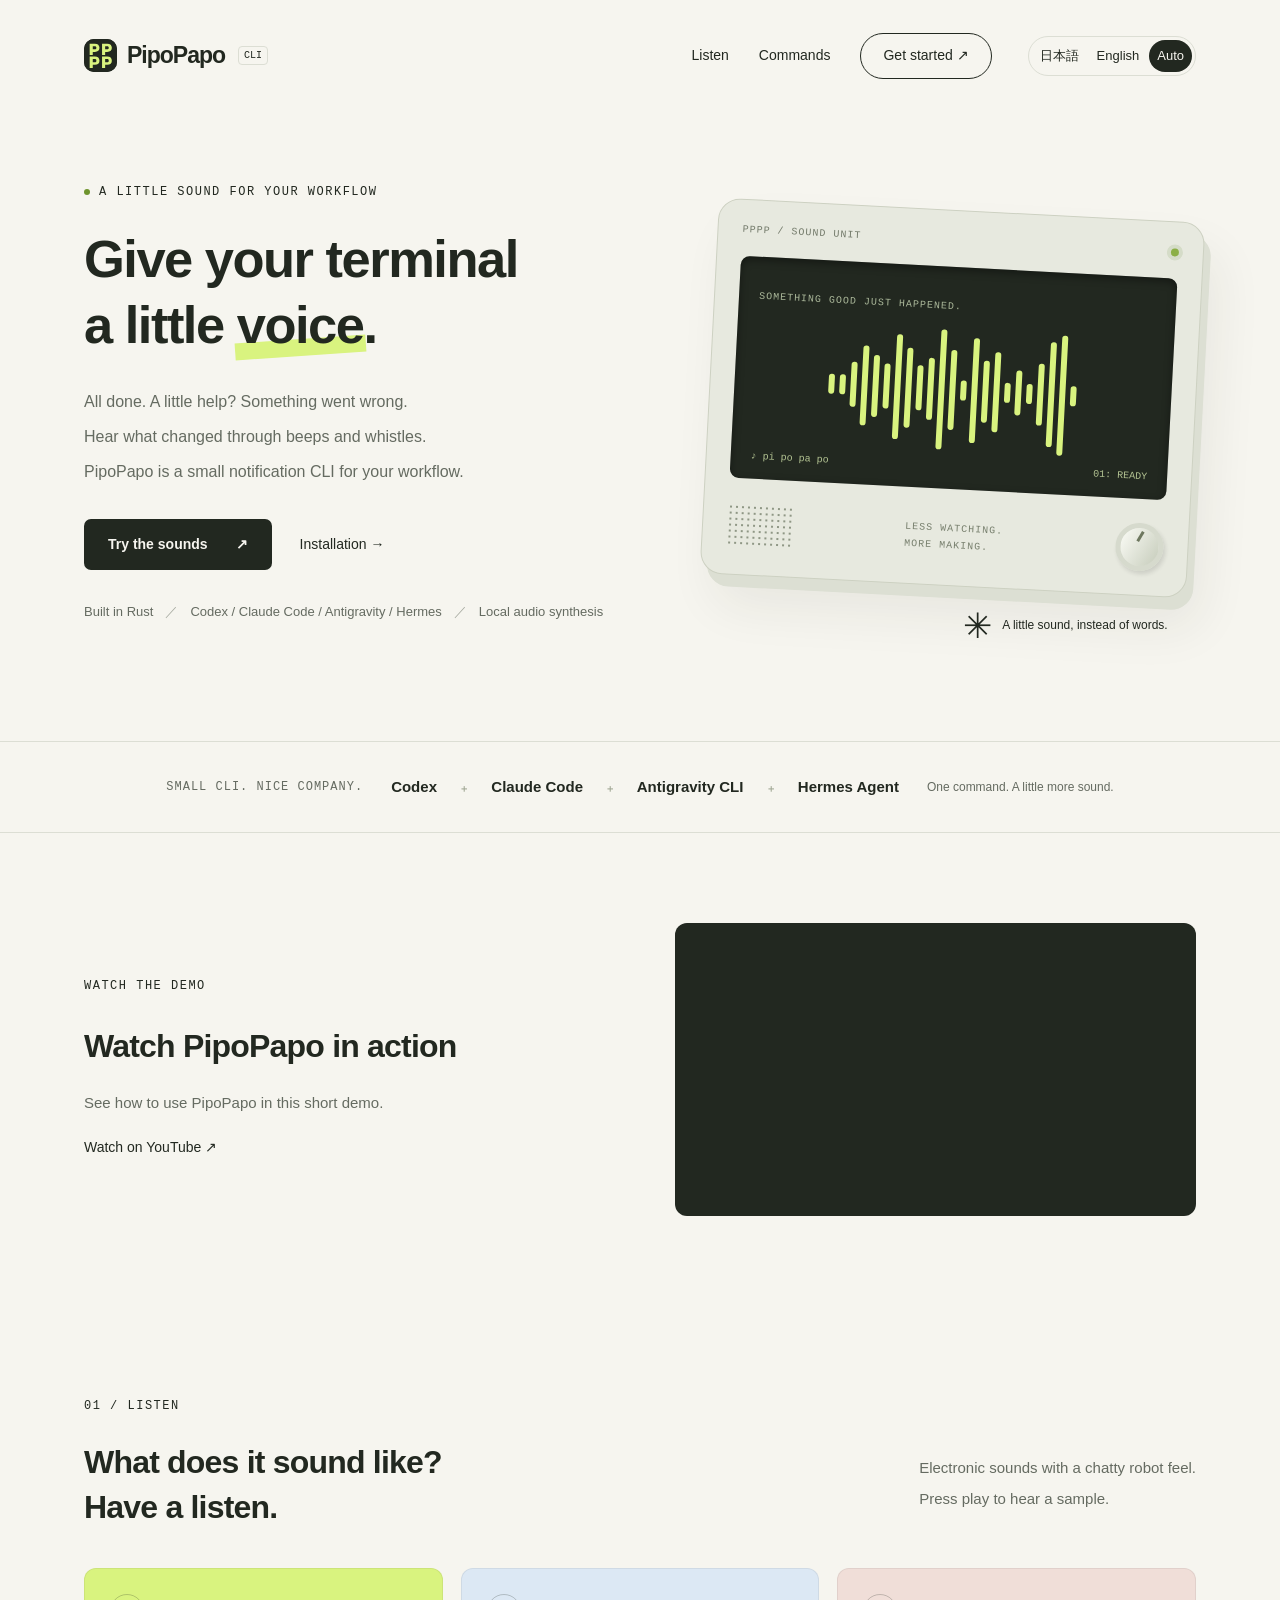
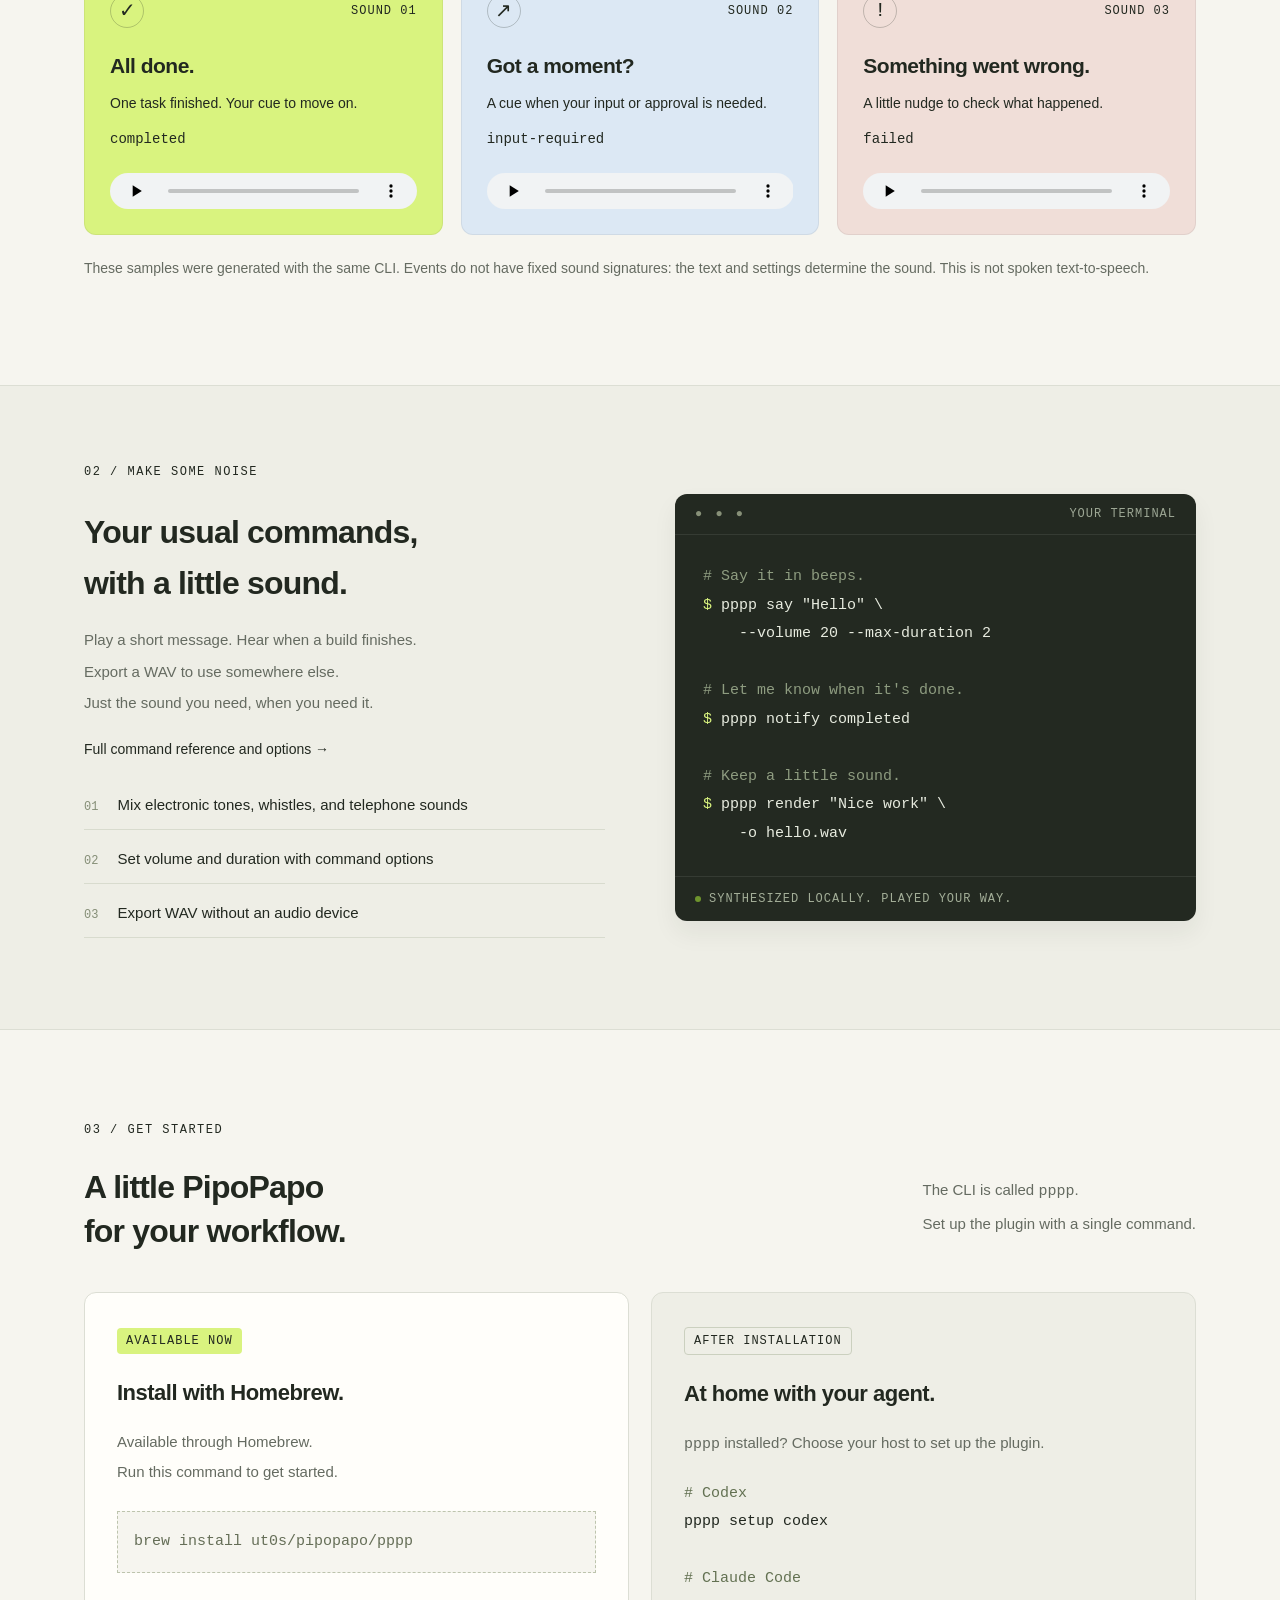
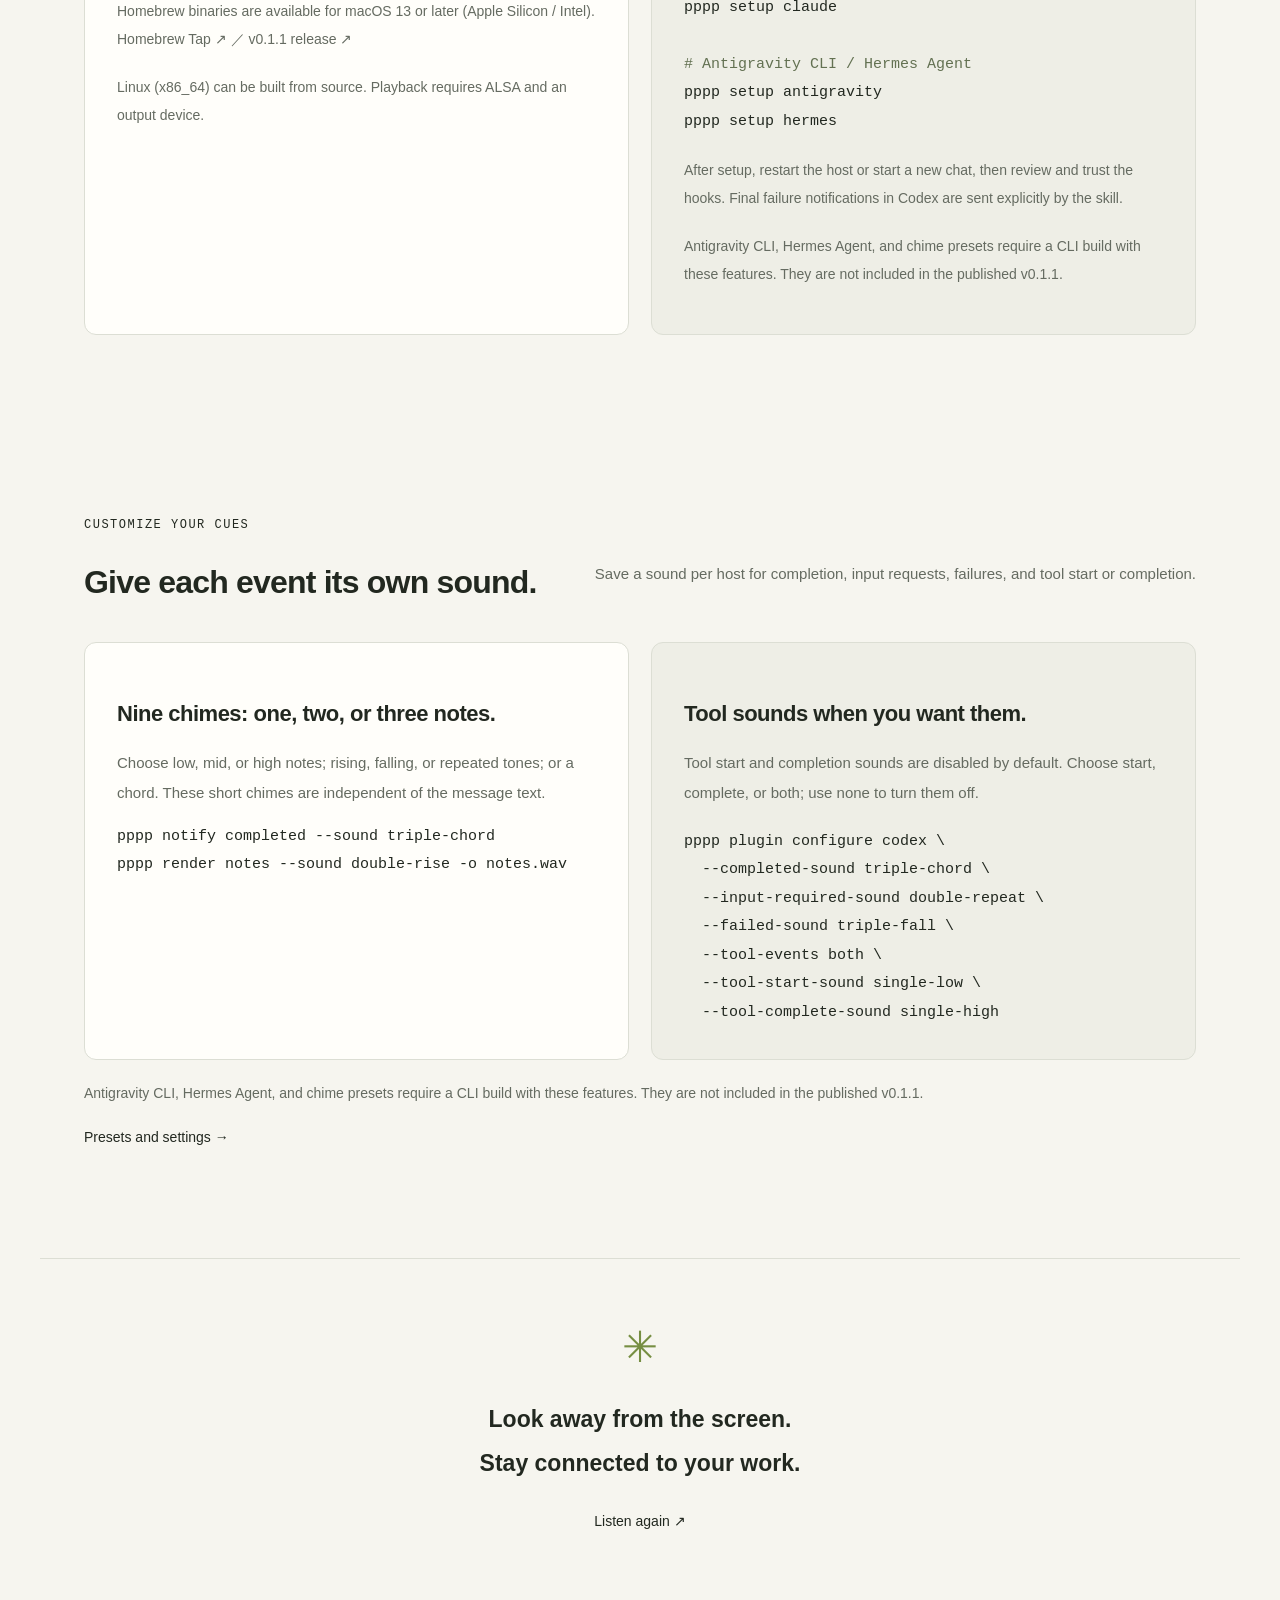
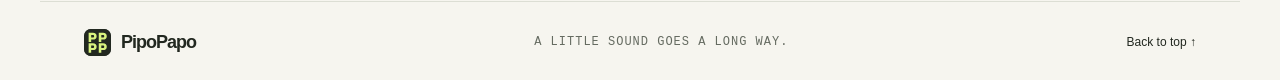
<file: index.html>
<!doctype html>
<html lang="ja">
  <head>
    <meta charset="utf-8">
    <meta name="viewport" content="width=device-width, initial-scale=1">
    <script src="./i18n.js?v=4"></script>
    <meta name="theme-color" content="#f6f5ef">
    <meta name="description" content="PipoPapoは、完了・入力待ち・失敗を音で知らせるCLI。Codex / Claude Code / Antigravity CLI / Hermes Agentと連携できます。">
    <meta property="og:type" content="website">
    <meta property="og:title" content="PipoPapo — ターミナルに、ちいさな声を。">
    <meta property="og:description" content="電子音・口笛・9種類の通知音で、作業の変化をお知らせ。4つのエージェントと使える通知CLI。">
    <title>PipoPapo — ターミナルに、ちいさな声を。</title>
    <link rel="icon" href="./assets/icon.svg?v=2" type="image/svg+xml">
    <link rel="stylesheet" href="./style.css?v=6">
    <script src="./script.js?v=2" defer></script>
  </head>
  <body>
    <a class="skip" href="#main">本文へ移動</a>
    <header class="header wrap">
      <a class="brand" href="./" aria-label="PipoPapo ホーム"><img class="brand-icon" src="./assets/icon.svg?v=2" width="33" height="33" alt="">PipoPapo<span class="cli-label">CLI</span></a>
      <nav aria-label="メインナビゲーション"><a href="#sounds">音を聴く</a><a href="./commands.html">コマンド</a><a class="nav-cta" href="#start">はじめる <span aria-hidden="true">↗</span></a></nav>
      <div class="language-switch" role="group" aria-label="表示言語" hidden>
        <a href="?lang=ja" data-language="ja" lang="ja" hreflang="ja">日本語</a>
        <a href="?lang=en" data-language="en" lang="en" hreflang="en">English</a>
        <a href="?lang=auto" data-language="auto">自動</a>
      </div>
    </header>
    <main id="main">
      <section class="hero wrap" aria-labelledby="hero-title">
        <div class="hero-copy">
          <p class="eyebrow"><span class="status-dot"></span> A LITTLE SOUND FOR YOUR WORKFLOW</p>
          <h1 id="hero-title">ターミナルに、<br>ちいさな<span class="voice">声</span>を。</h1>
          <p class="lead">終わったよ。ちょっと見て。うまくいかなかった。<br>画面の向こうの変化を、電子音と口笛でお知らせ。<br>PipoPapo は、あなたの作業に寄り添う通知CLIです。</p>
          <div class="hero-actions"><a class="button primary" href="#sounds">サウンドを試す <span aria-hidden="true">↗</span></a><a class="text-link" href="#start">導入について <span aria-hidden="true">→</span></a></div>
          <p class="hero-note">Rust製 CLI <span>／</span> Codex / Claude Code / Antigravity / Hermes <span>／</span> ローカル音声合成</p>
        </div>
        <div class="sound-machine" aria-label="電子音をイメージしたイラスト">
          <div class="machine-top"><span>PPPP / SOUND UNIT</span><span class="machine-light"></span></div>
          <div class="machine-screen"><span class="screen-label">SOMETHING GOOD JUST HAPPENED.</span><div class="wave" aria-hidden="true"><i></i><i></i><i></i><i></i><i></i><i></i><i></i><i></i><i></i><i></i><i></i><i></i><i></i><i></i><i></i><i></i><i></i><i></i><i></i><i></i><i></i><i></i><i></i></div><div class="screen-bottom"><span>♪ pi po pa po</span><span>01: READY</span></div></div>
          <div class="machine-bottom"><div class="speaker" aria-hidden="true"></div><span class="machine-caption">LESS WATCHING.<br>MORE MAKING.</span><div class="dial" aria-hidden="true"></div></div>
          <div class="sound-caption"><span class="star" aria-hidden="true">✳</span> ことばの代わりに、ちょっとした音。</div>
        </div>
      </section>
      <div class="compatibility"><div class="wrap"><span>SMALL CLI. NICE COMPANY.</span><p>Codex <b>＋</b> Claude Code <b>＋</b> Antigravity CLI <b>＋</b> Hermes Agent</p><span>コマンドひとつで、音のある作業へ。</span></div></div>
      <section class="section wrap usage-layout" id="video" aria-labelledby="video-title"
        data-video-ja="MjrD0hFIDKI" data-video-en="eAgghRwu2yM">
        <div>
          <p class="eyebrow">WATCH THE DEMO</p>
          <h2 id="video-title">紹介動画</h2>
          <p class="section-copy">PipoPapoの使い方を動画で紹介します。</p>
          <a class="text-link video-link" href="https://www.youtube.com/watch?v=MjrD0hFIDKI">YouTubeで見る ↗</a>
        </div>
        <iframe class="demo-video" title="PipoPapoの紹介動画" loading="lazy" hidden
          referrerpolicy="strict-origin-when-cross-origin"
          allow="encrypted-media; picture-in-picture" allowfullscreen></iframe>
      </section>
      <section class="section wrap" id="sounds" aria-labelledby="sounds-title">
        <div class="section-heading"><div><p class="eyebrow">01 / LISTEN</p><h2 id="sounds-title">どんな音？<br>まずは、聴いてみよう。</h2></div><p>おしゃべりなロボットのような電子音。<br>再生ボタンを押すと、サンプルが流れます。</p></div>
        <div class="sound-grid">
          <article class="sound-card completed"><div class="card-top"><span class="event-icon" aria-hidden="true">✓</span><span class="sound-number">SOUND 01</span></div><h3>できたよ。</h3><p>ひと仕事、完了。次へ進む合図に。</p><code>completed</code><audio controls preload="none" aria-label="完了通知のサンプル"><source src="./assets/completed.wav" type="audio/wav">お使いのブラウザーでは音声を再生できません。</audio></article>
          <article class="sound-card input"><div class="card-top"><span class="event-icon" aria-hidden="true">↗</span><span class="sound-number">SOUND 02</span></div><h3>ちょっと、いい？</h3><p>あなたの入力や承認を待っているときに。</p><code>input-required</code><audio controls preload="none" aria-label="入力待ち通知のサンプル"><source src="./assets/input-required.wav" type="audio/wav">お使いのブラウザーでは音声を再生できません。</audio></article>
          <article class="sound-card failed"><div class="card-top"><span class="event-icon" aria-hidden="true">!</span><span class="sound-number">SOUND 03</span></div><h3>あれ、困った。</h3><p>失敗に気づいて、もう一度向き合う合図に。</p><code>failed</code><audio controls preload="none" aria-label="失敗通知のサンプル"><source src="./assets/failed.wav" type="audio/wav">お使いのブラウザーでは音声を再生できません。</audio></article>
        </div>
        <p class="small-note">サンプルは同じCLIで生成した音です。イベント名そのものに専用の音色があるわけではなく、本文と設定で音が変わります。人の声で文章を読み上げる機能ではありません。</p>
      </section>
      <section class="usage-section" id="usage" aria-labelledby="usage-title"><div class="wrap usage-layout">
        <div><p class="eyebrow">02 / MAKE SOME NOISE</p><h2 id="usage-title">いつものコマンドに、<br>ひとさじの音を。</h2><p class="section-copy">短いメッセージを鳴らす。ビルドの完了を知らせる。<br>WAVに書き出して、別の場所で使う。<br>必要なときに、必要な音だけ。</p><p><a class="text-link" href="./commands.html">コマンドの詳細・全オプションを見る →</a></p><div class="feature-list"><p><span>01</span> 電子音・口笛・電話音をミックス</p><p><span>02</span> 音量と再生時間をコマンドで調整</p><p><span>03</span> WAV生成は音声デバイスなしでも</p></div></div>
        <div class="terminal"><div class="terminal-bar"><span aria-hidden="true">● ● ●</span><span>YOUR TERMINAL</span></div><pre><code><span class="comment"># Say it in beeps.</span>
<span class="prompt">$</span> pppp say "こんにちは" \
    --volume 20 --max-duration 2

<span class="comment"># Let me know when it's done.</span>
<span class="prompt">$</span> pppp notify completed

<span class="comment"># Keep a little sound.</span>
<span class="prompt">$</span> pppp render "おつかれさま" \
    -o hello.wav</code></pre><div class="terminal-footer"><span class="status-dot"></span> SYNTHESIZED LOCALLY. PLAYED YOUR WAY.</div></div>
      </div></section>
      <section class="section wrap" id="start" aria-labelledby="start-title">
        <div class="section-heading"><div><p class="eyebrow">03 / GET STARTED</p><h2 id="start-title">あなたの作業にも、<br>ピポパポを。</h2></div><p>CLI名は <code>pppp</code>。<br>Pluginの導入も、ひとつのコマンドから。</p></div>
        <div class="start-grid"><article class="install-card"><span class="pill">AVAILABLE NOW</span><h3>Homebrewで、手軽に。</h3><p>Homebrewからインストールできます。<br>次のコマンドで、すぐに使いはじめられます。</p><pre class="install-command"><code>brew install ut0s/pipopapo/pppp</code></pre><p class="small-note">Homebrew配布はmacOS 13以降（Apple Silicon / Intel）向けです。<br><a class="text-link" href="https://github.com/ut0s/homebrew-pipopapo">Homebrew Tap ↗</a> ／ <a class="text-link" href="https://github.com/ut0s/homebrew-pipopapo/releases/tag/v0.1.1">v0.1.1 リリース ↗</a></p><p class="small-note">Linux（x86_64）はソースからビルドできます。再生にはALSAと出力デバイスが必要です。</p></article><article class="plugin-card"><span class="pill outline">AFTER INSTALLATION</span><h3>エージェントと、いっしょに。</h3><p><code>pppp</code> の導入後、使うホストを選んでセットアップ。</p><pre><code><span class="comment"># Codex</span>
pppp setup codex

<span class="comment"># Claude Code</span>
pppp setup claude

<span class="comment"># Antigravity CLI / Hermes Agent</span>
pppp setup antigravity
pppp setup hermes</code></pre><p class="small-note">セットアップ後はホストを再起動するか、新しいチャットを開始してHookを信頼してください。Codexの最終失敗通知はSkillから明示的に呼び出します。</p><p class="small-note">Antigravity CLI・Hermes Agent連携と通知音プリセットは、対応版CLIが必要です。公開済みv0.1.1には含まれません。</p></article></div>
      </section>
      <section class="section wrap" id="features" aria-labelledby="features-title">
        <div class="section-heading"><div><p class="eyebrow">CUSTOMIZE YOUR CUES</p><h2 id="features-title">通知の種類に、音を合わせる。</h2></div><p>完了・入力待ち・失敗、ツールの開始・完了。それぞれの通知音をホストごとに保存できます。</p></div>
        <div class="start-grid"><article class="install-card"><h3>単音・2音・3音の、9種類。</h3><p>低・中・高の単音、上昇・下降・繰り返し、和音。本文に依存しない短い音で、状態を聞き分けられます。</p><pre><code>pppp notify completed --sound triple-chord
pppp render notes --sound double-rise -o notes.wav</code></pre></article><article class="plugin-card"><h3>ツール通知は、必要なときだけ。</h3><p>ツール開始・完了の通知は既定で無効です。start / complete / bothで選び、noneで戻せます。</p><pre><code>pppp plugin configure codex \
  --completed-sound triple-chord \
  --input-required-sound double-repeat \
  --failed-sound triple-fall \
  --tool-events both \
  --tool-start-sound single-low \
  --tool-complete-sound single-high</code></pre></article></div>
        <p class="small-note">Antigravity CLI・Hermes Agent連携と通知音プリセットは、対応版CLIが必要です。公開済みv0.1.1には含まれません。</p><p><a class="text-link" href="./commands.html#presets">プリセットと設定の詳細 →</a></p>
      </section>
      <section class="closing wrap"><span aria-hidden="true">✳</span><p>画面から目を離しても、<br>作業とは、つながっていられる。</p><a class="text-link" href="#sounds">もう一度、聴いてみる ↗</a></section>
    </main>
    <footer class="footer wrap"><a class="brand" href="./"><img class="brand-icon" src="./assets/icon.svg?v=2" width="33" height="33" alt="">PipoPapo</a><span>A LITTLE SOUND GOES A LONG WAY.</span><a href="#main">ページの先頭へ ↑</a></footer>
  </body>
</html>
</file>
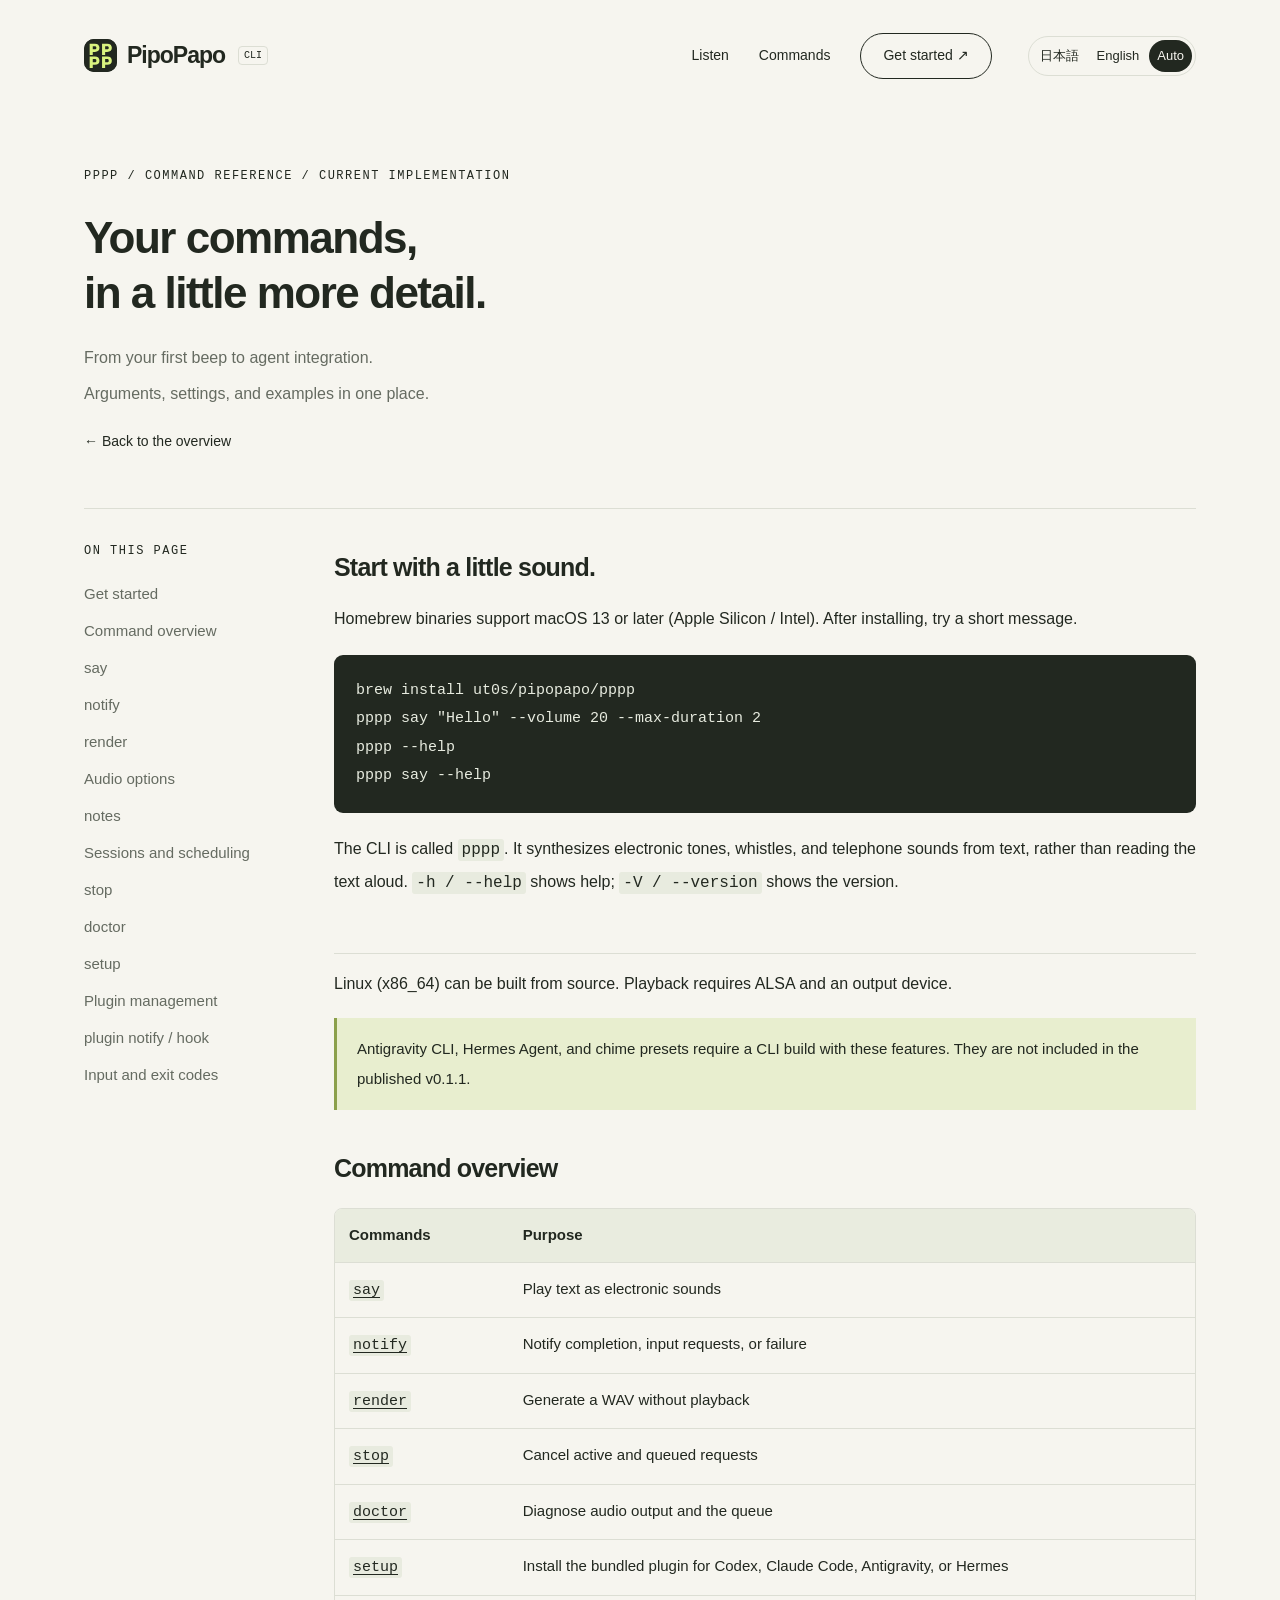
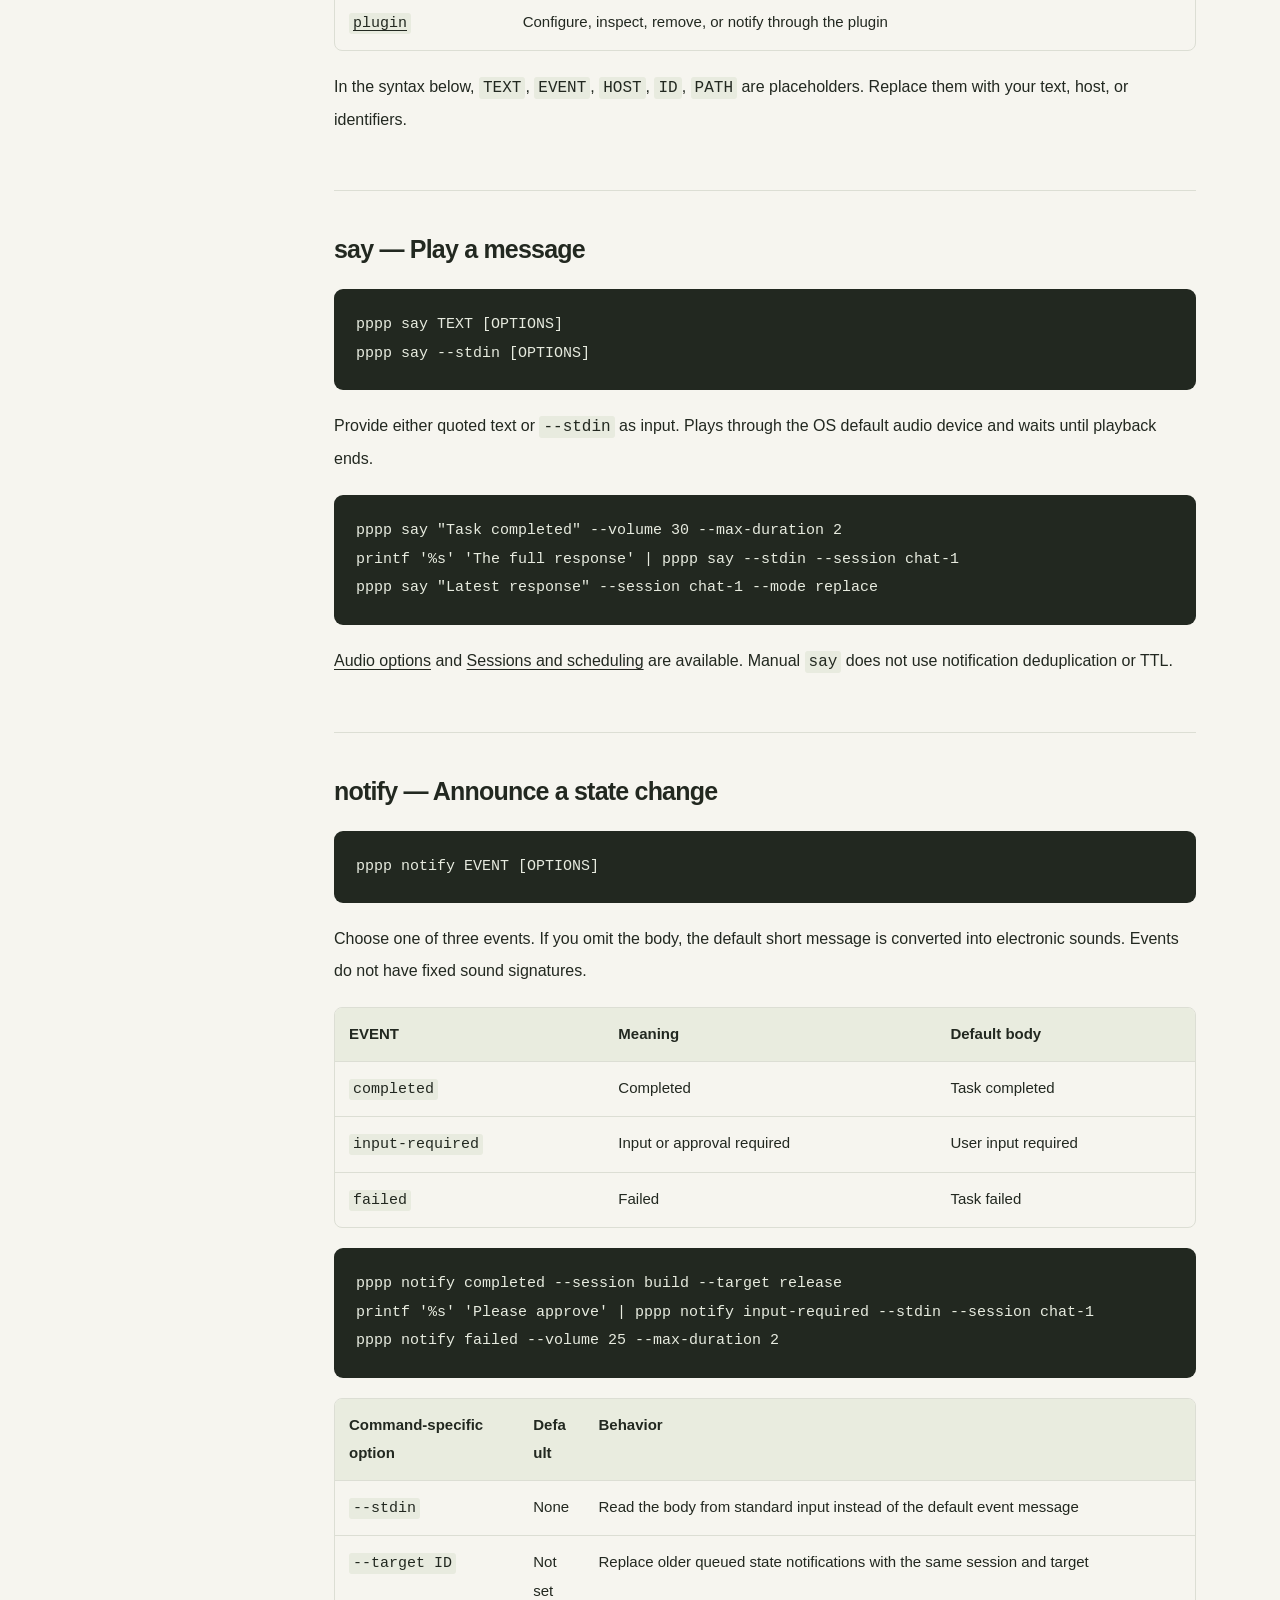
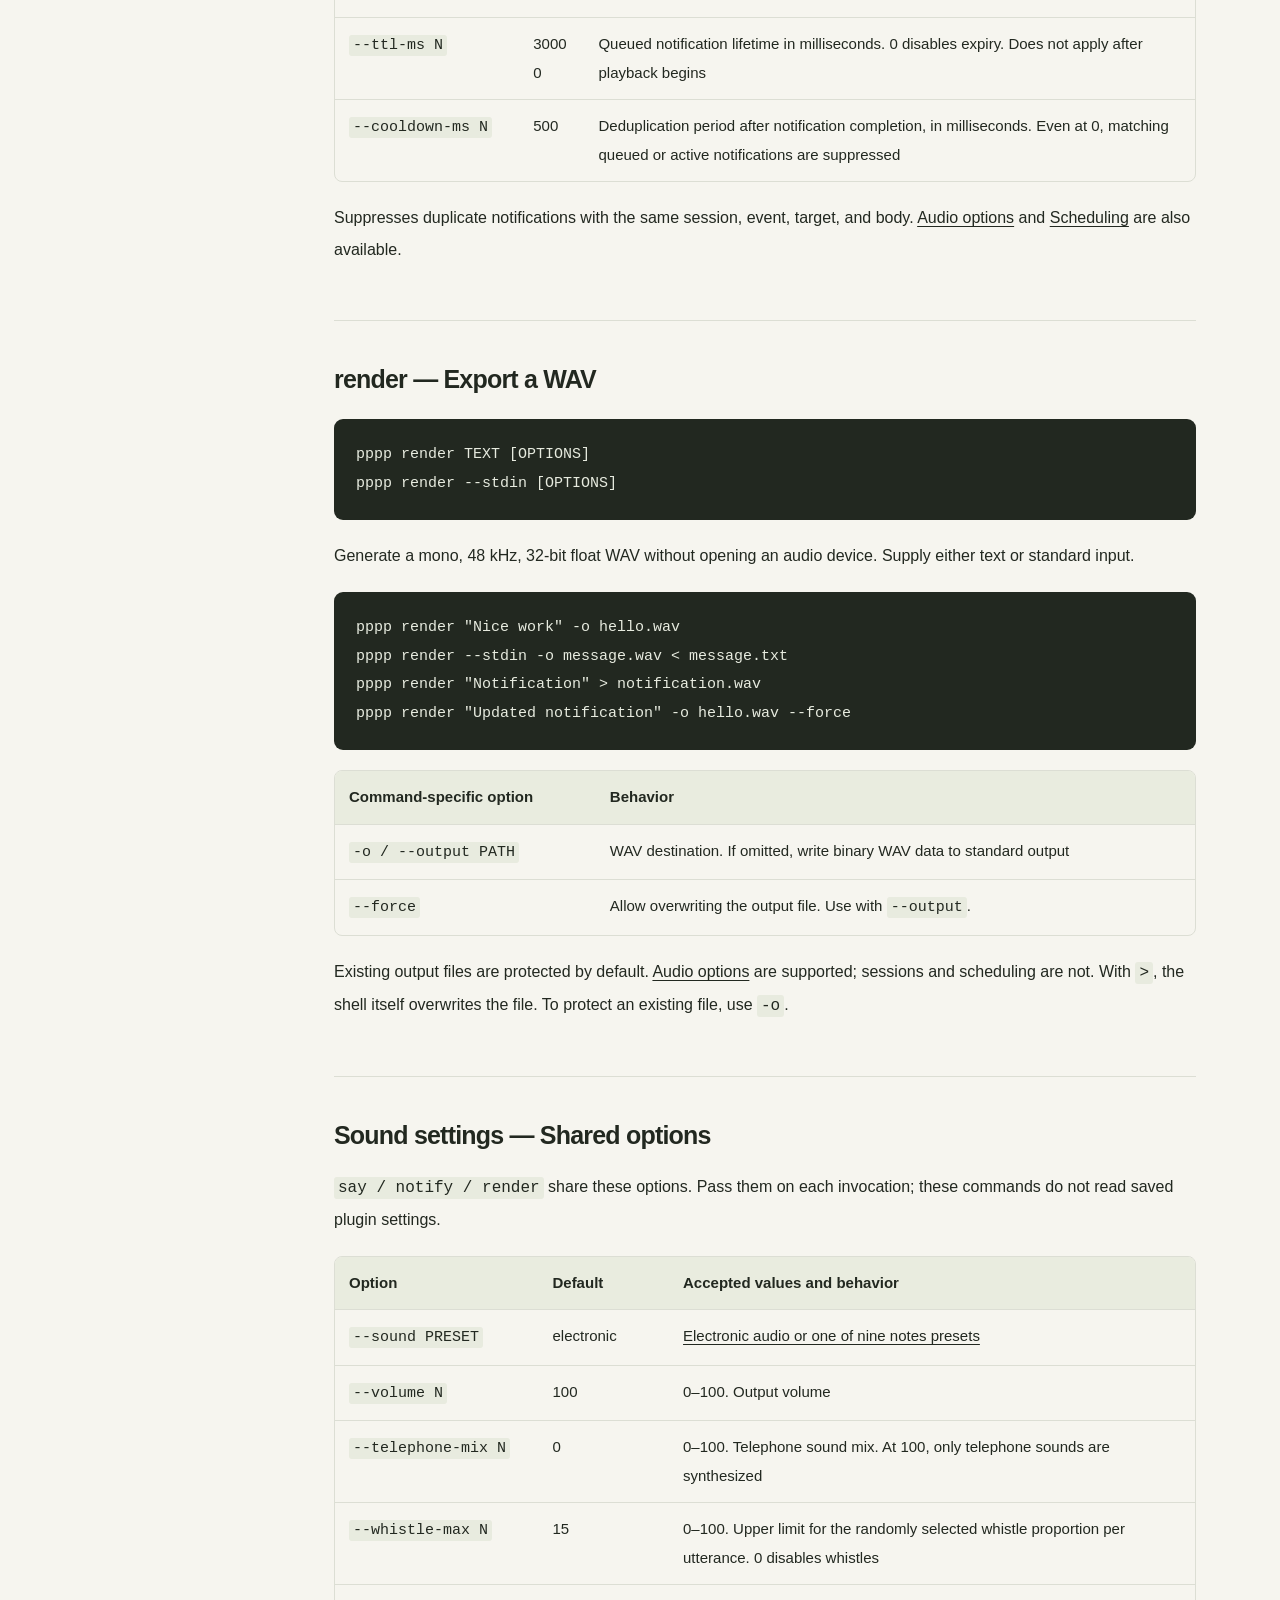
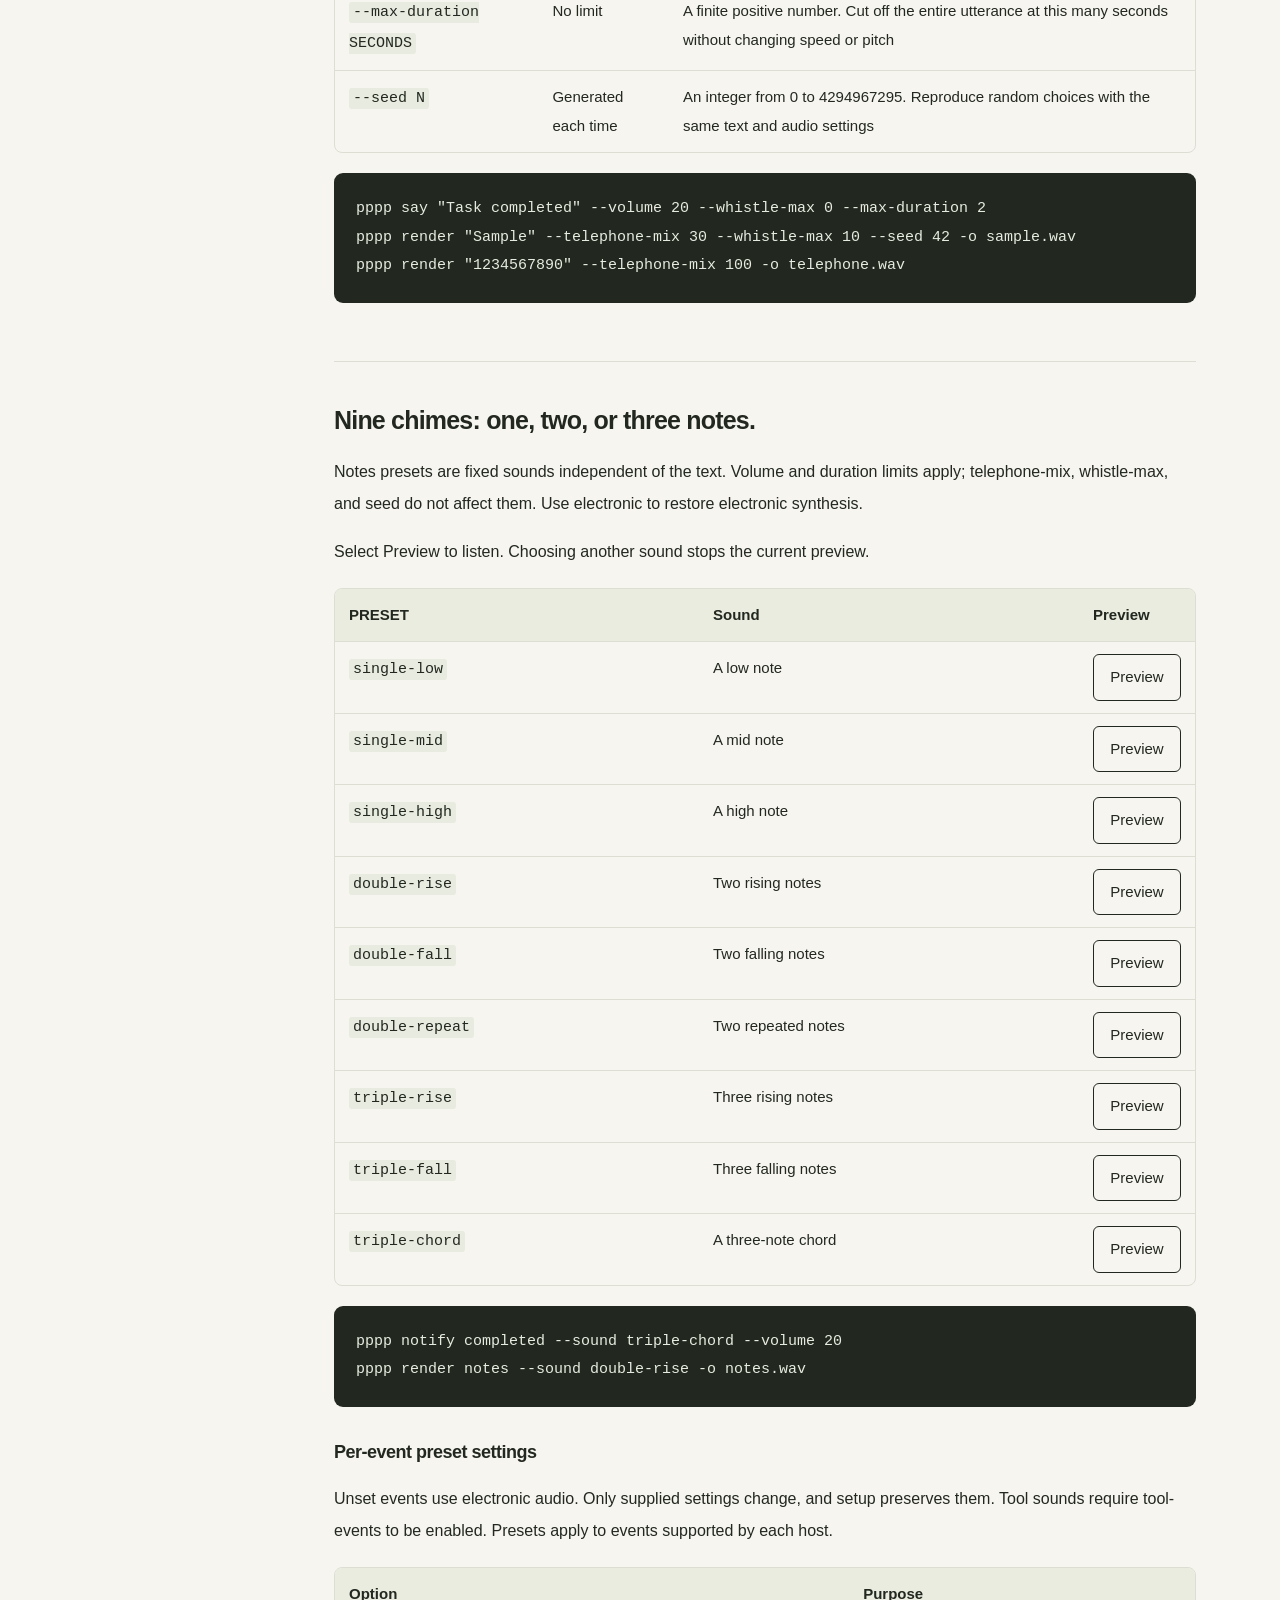
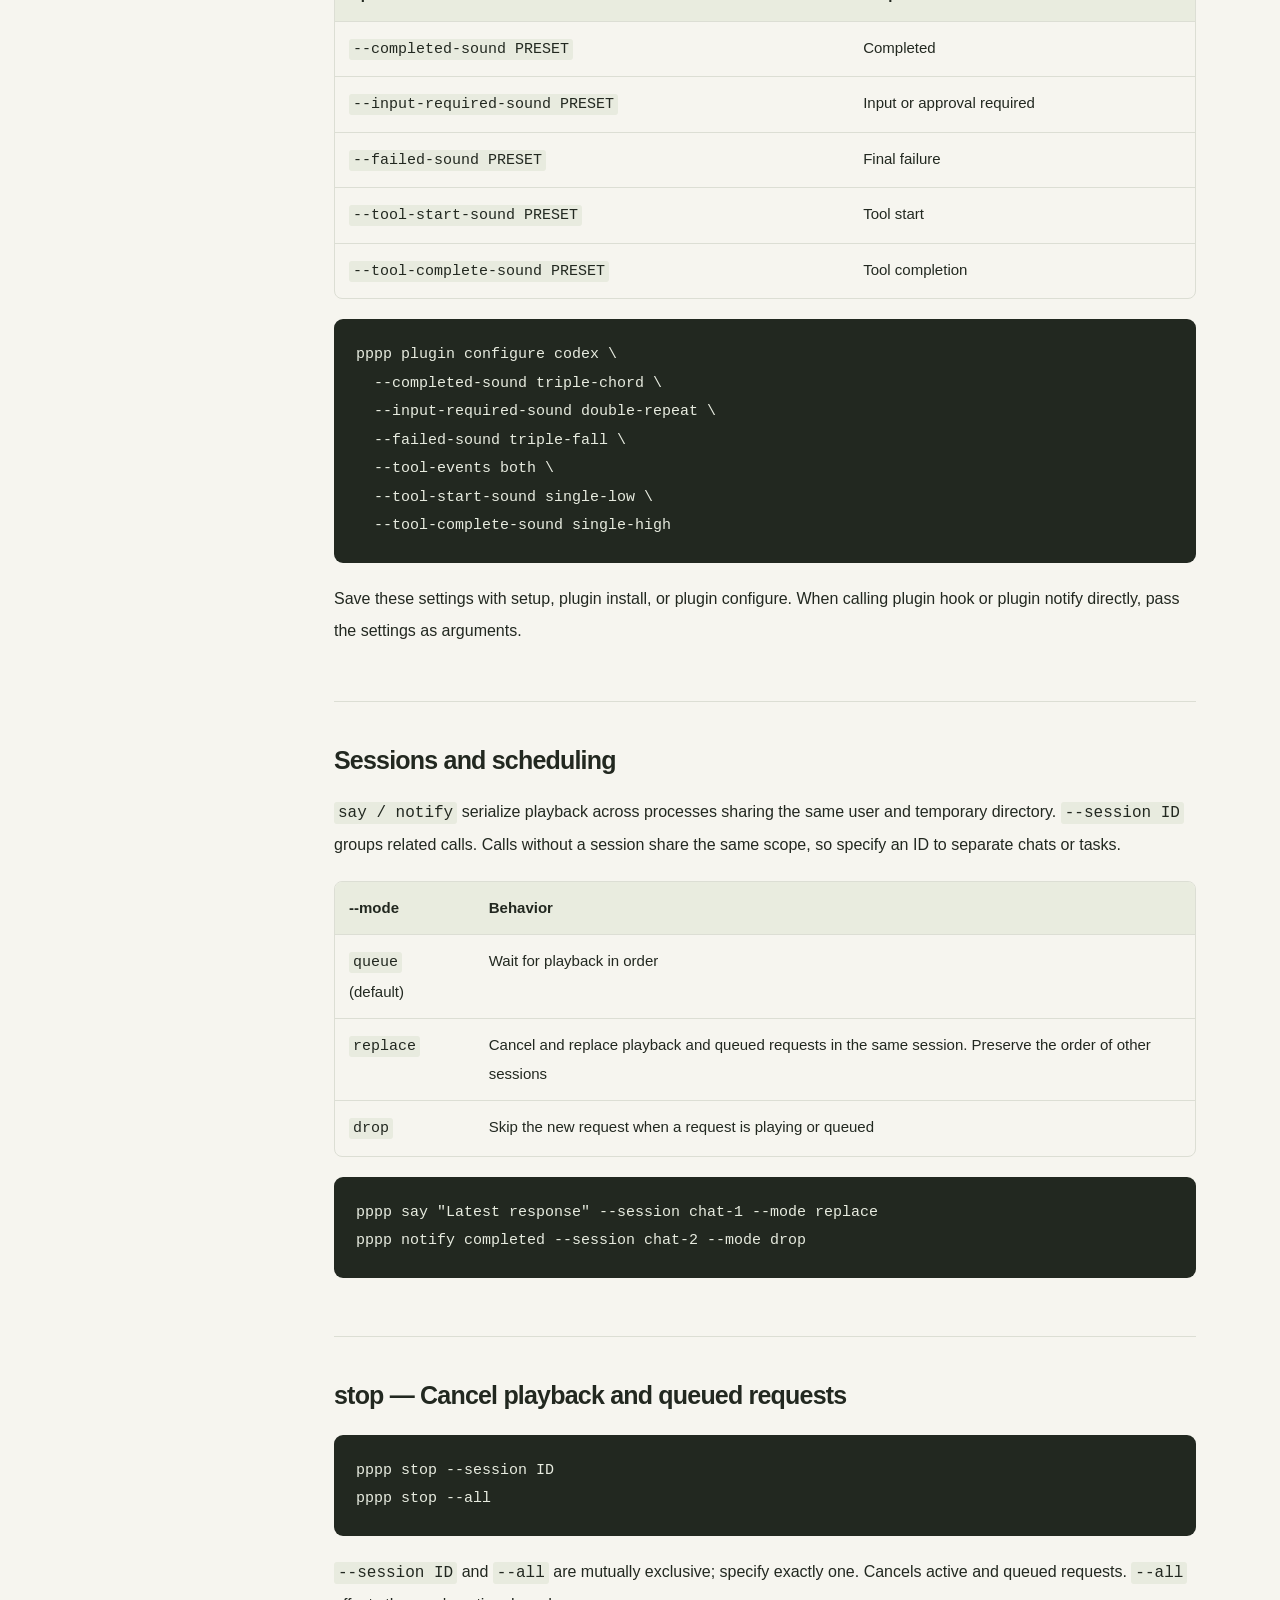
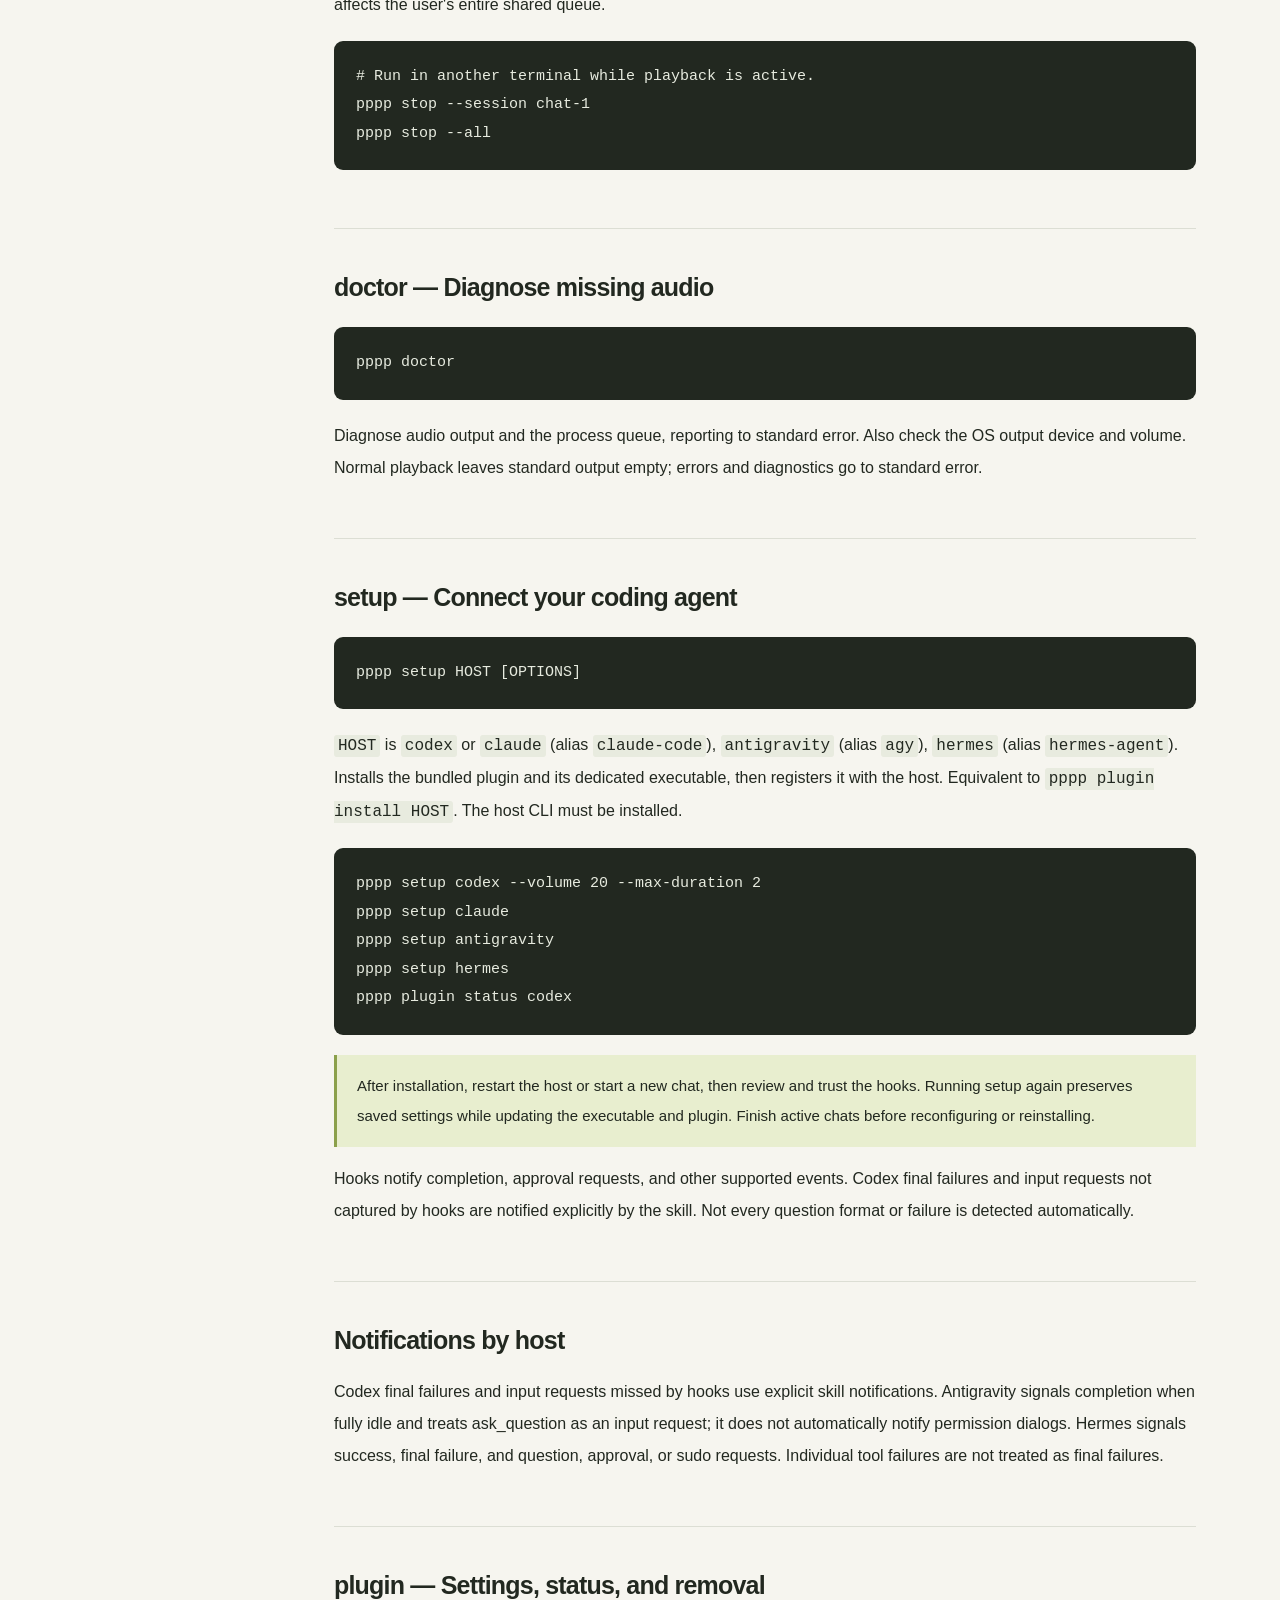
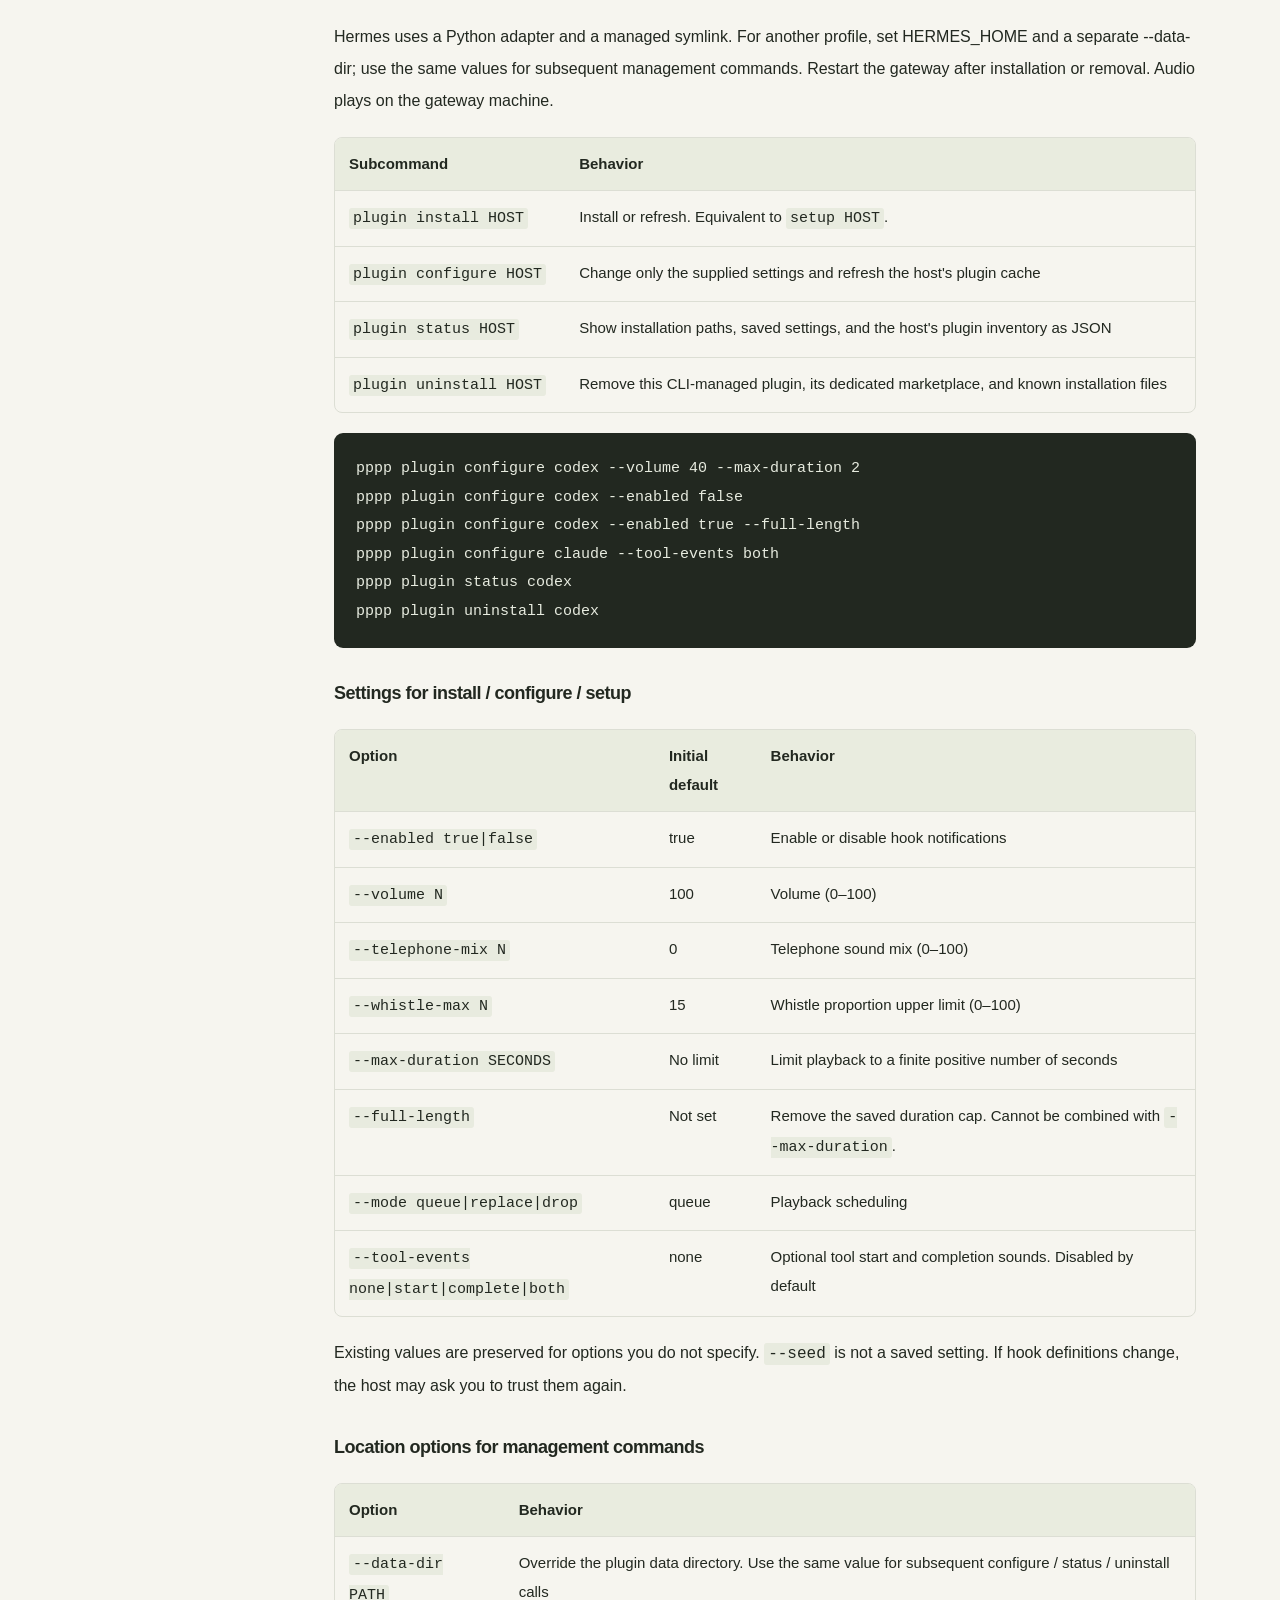
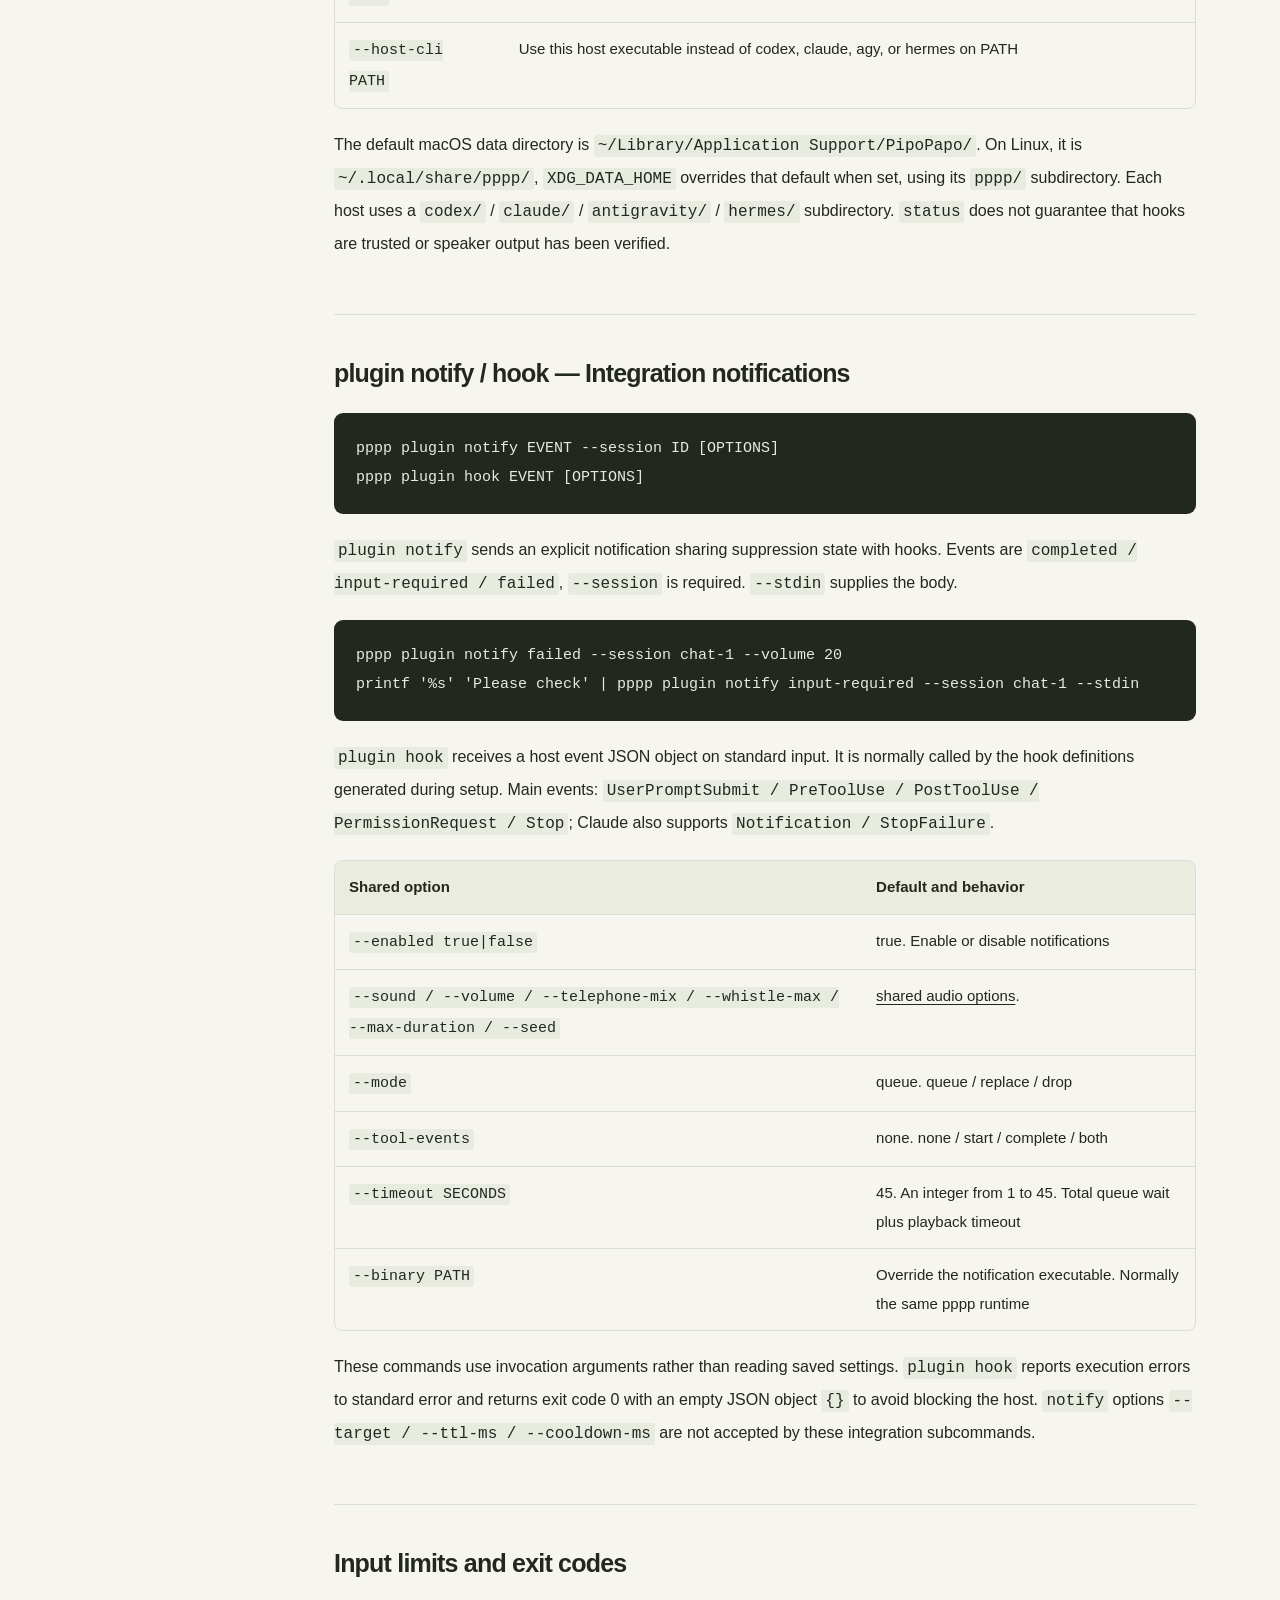
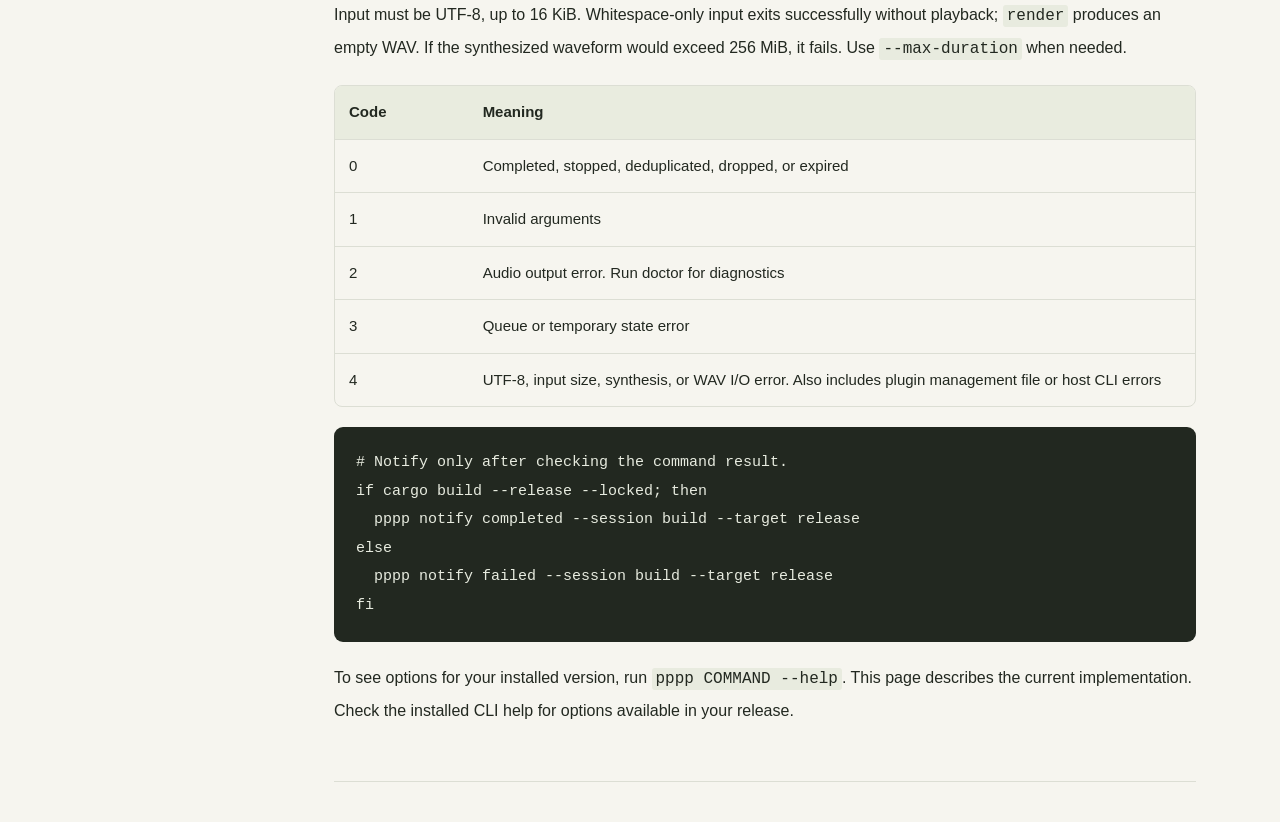
<file: commands.html>
<!doctype html>
<html lang="ja">
<head>
  <meta charset="utf-8">
  <meta name="viewport" content="width=device-width, initial-scale=1">
  <script src="./i18n.js?v=5"></script>
  <meta name="theme-color" content="#f6f5ef">
  <meta name="description" content="PipoPapo (pppp) のコマンドリファレンス。say、notify、render、stop、doctor、setup、pluginの引数・オプション・使用例。">
  <title>コマンドリファレンス — PipoPapo</title>
  <link rel="icon" href="./assets/icon.svg?v=2" type="image/svg+xml">
  <link rel="stylesheet" href="./style.css?v=6">
  <link rel="stylesheet" href="./commands.css?v=4">
  <script src="./previews.js?v=1" defer></script>
</head>
<body>
  <a class="skip" href="#main">本文へ移動</a>
  <header class="header wrap">
    <a class="brand" href="./" aria-label="PipoPapo ホーム"><img class="brand-icon" src="./assets/icon.svg?v=2" width="33" height="33" alt="">PipoPapo<span class="cli-label">CLI</span></a>
    <nav aria-label="メインナビゲーション"><a href="./#sounds">音を聴く</a><a href="./commands.html" aria-current="page">コマンド</a><a class="nav-cta" href="./#start">はじめる ↗</a></nav>
    <div class="language-switch" role="group" aria-label="表示言語" hidden>
      <a href="?lang=ja" data-language="ja" lang="ja" hreflang="ja">日本語</a>
      <a href="?lang=en" data-language="en" lang="en" hreflang="en">English</a>
      <a href="?lang=auto" data-language="auto">自動</a>
    </div>
  </header>
  <main id="main" class="wrap reference">
    <div class="reference-intro"><p class="eyebrow">PPPP / COMMAND REFERENCE / CURRENT IMPLEMENTATION</p><h1>コマンドを、<br>もう少し詳しく。</h1><p class="lead">ひとつ鳴らすところから、エージェントとの連携まで。<br>引数・設定・使用例をまとめました。</p><a class="text-link" href="./">← 紹介ページへ戻る</a></div>
    <div class="reference-layout">
      <aside class="reference-toc"><nav aria-label="コマンド目次"><span class="eyebrow">ON THIS PAGE</span><a href="#quickstart">はじめる</a><a href="#overview">コマンド一覧</a><a href="#say">say</a><a href="#notify">notify</a><a href="#render">render</a><a href="#audio">音の調整</a><a href="#presets">notes</a><a href="#scheduling">セッション・待機</a><a href="#stop">stop</a><a href="#doctor">doctor</a><a href="#setup">setup</a><a href="#plugin">plugin 管理</a><a href="#plugin-notify">plugin notify / hook</a><a href="#errors">入力・終了コード</a></nav></aside>
      <div class="reference-content"><section class="reference-section" id="quickstart"><h2>まずは、ひとつ鳴らしてみる。</h2><p>Homebrew配布はmacOS 13以降（Apple Silicon / Intel）向けです。導入後、短い本文を渡して試せます。</p><pre><code>brew install ut0s/pipopapo/pppp
pppp say &quot;こんにちは&quot; --volume 20 --max-duration 2
pppp --help
pppp say --help</code></pre><p>CLI名は <code>pppp</code>。本文から電子音・口笛・電話音を合成します。人の声で文章を読み上げる機能ではありません。<code>-h / --help</code> はヘルプ、<code>-V / --version</code> はバージョンを表示します。</p></section>
<p>Linux（x86_64）はソースからビルドできます。再生にはALSAと出力デバイスが必要です。</p><div class="reference-note">Antigravity CLI・Hermes Agent連携と通知音プリセットは、対応版CLIが必要です。公開済みv0.1.1には含まれません。</div>
<section class="reference-section" id="overview"><h2>コマンド一覧</h2><div class="table-scroll" tabindex="0" role="region" aria-label="コマンド・用途"><table><thead><tr><th scope="col">コマンド</th><th scope="col">用途</th></tr></thead><tbody><tr><td><a href="#say"><code>say</code></a></td><td>本文を電子音にして再生</td></tr><tr><td><a href="#notify"><code>notify</code></a></td><td>完了・入力待ち・失敗を通知</td></tr><tr><td><a href="#render"><code>render</code></a></td><td>再生せずWAVを生成</td></tr><tr><td><a href="#stop"><code>stop</code></a></td><td>再生中・待機中の要求を停止</td></tr><tr><td><a href="#doctor"><code>doctor</code></a></td><td>音声出力とキューを診断</td></tr><tr><td><a href="#setup"><code>setup</code></a></td><td>Codex / Claude Code / Antigravity / Hermesへ同梱Pluginを導入</td></tr><tr><td><a href="#plugin"><code>plugin</code></a></td><td>Pluginの設定・状態確認・削除・通知</td></tr></tbody></table></div><p>以下の <code>TEXT</code>、<code>EVENT</code>、<code>HOST</code>、<code>ID</code>、<code>PATH</code> は値の置き場所です。実際の本文や識別子に置き換えてください。</p></section>
<section class="reference-section" id="say"><h2>say — 本文を再生する</h2><pre><code>pppp say TEXT [OPTIONS]
pppp say --stdin [OPTIONS]</code></pre><p>引用符で囲んだ本文、または <code>--stdin</code> のどちらか一方で入力します。OSのデフォルト出力デバイスから再生し、再生終了まで呼び出し元は待機します。</p><pre><code>pppp say &quot;処理が完了しました&quot; --volume 30 --max-duration 2
printf &#x27;%s&#x27; &#x27;長い返答の本文&#x27; | pppp say --stdin --session chat-1
pppp say &quot;最新の返答&quot; --session chat-1 --mode replace</code></pre><p><a href="#audio">音の調整</a>と<a href="#scheduling">セッション・待機制御</a>を指定できます。手動の <code>say</code> には通知の重複抑制やTTLを適用しません。</p></section>
<section class="reference-section" id="notify"><h2>notify — 状態を知らせる</h2><pre><code>pppp notify EVENT [OPTIONS]</code></pre><p>イベントは次の3種類です。本文を省略すると既定の短文を電子音に変換します。イベントに固定の専用音色が割り当てられているわけではありません。</p><div class="table-scroll" tabindex="0" role="region" aria-label="EVENT・意味・既定の本文"><table><thead><tr><th scope="col">EVENT</th><th scope="col">意味</th><th scope="col">既定の本文</th></tr></thead><tbody><tr><td><code>completed</code></td><td>完了</td><td>Task completed</td></tr><tr><td><code>input-required</code></td><td>入力・承認待ち</td><td>User input required</td></tr><tr><td><code>failed</code></td><td>失敗</td><td>Task failed</td></tr></tbody></table></div><pre><code>pppp notify completed --session build --target release
printf &#x27;%s&#x27; &#x27;承認してください&#x27; | pppp notify input-required --stdin --session chat-1
pppp notify failed --volume 25 --max-duration 2</code></pre><div class="table-scroll" tabindex="0" role="region" aria-label="専用オプション・既定値・動作"><table><thead><tr><th scope="col">専用オプション</th><th scope="col">既定値</th><th scope="col">動作</th></tr></thead><tbody><tr><td><code>--stdin</code></td><td>なし</td><td>イベントの既定文の代わりに標準入力の本文を使う</td></tr><tr><td><code>--target ID</code></td><td>未指定</td><td>同一セッション・対象の古い待機通知を新しい状態で置き換える</td></tr><tr><td><code>--ttl-ms N</code></td><td>30000</td><td>待機通知の有効期間（ミリ秒）。0で期限を無効化。再生開始後には適用しない</td></tr><tr><td><code>--cooldown-ms N</code></td><td>500</td><td>通知完了後の重複抑制期間（ミリ秒）。0でも待機中・再生中の同一通知は抑制</td></tr></tbody></table></div><p>同一セッション・イベント・対象・本文の通知を重複抑制します。<a href="#audio">音の調整</a>と<a href="#scheduling">待機制御</a>も使えます。</p></section>
<section class="reference-section" id="render"><h2>render — WAVへ書き出す</h2><pre><code>pppp render TEXT [OPTIONS]
pppp render --stdin [OPTIONS]</code></pre><p>音声デバイスを開かず、48kHz・モノラル・32bit floatのWAVを生成します。本文か標準入力のどちらか一方を指定します。</p><pre><code>pppp render &quot;おつかれさま&quot; -o hello.wav
pppp render --stdin -o message.wav &lt; message.txt
pppp render &quot;通知音&quot; &gt; notification.wav
pppp render &quot;更新した通知音&quot; -o hello.wav --force</code></pre><div class="table-scroll" tabindex="0" role="region" aria-label="専用オプション・動作"><table><thead><tr><th scope="col">専用オプション</th><th scope="col">動作</th></tr></thead><tbody><tr><td><code>-o / --output PATH</code></td><td>WAVの保存先。未指定ならバイナリWAVを標準出力へ出す</td></tr><tr><td><code>--force</code></td><td>指定した出力ファイルの上書きを許可。<code>--output</code> と併用</td></tr></tbody></table></div><p>既存ファイルは既定で保護されます。<a href="#audio">音声オプション</a>を使えますが、セッションや待機制御は使いません。<code>&gt;</code> によるリダイレクトはシェル自身がファイルを上書きするため、既存ファイルを保護したい場合は <code>-o</code> を使ってください。</p></section>
<section class="reference-section" id="audio"><h2>音の調整 — 共通オプション</h2><p><code>say / notify / render</code> に共通です。コマンドごとに引数で指定し、これらのコマンドはPluginの保存設定を読みません。</p><div class="table-scroll" tabindex="0" role="region" aria-label="オプション・既定値・指定できる値・動作"><table><thead><tr><th scope="col">オプション</th><th scope="col">既定値</th><th scope="col">指定できる値・動作</th></tr></thead><tbody><tr><td><code>--sound PRESET</code></td><td>electronic</td><td><a href="#presets">電子音または9種類のnotesプリセット</a></td></tr><tr><td><code>--volume N</code></td><td>100</td><td>0〜100。出力音量</td></tr><tr><td><code>--telephone-mix N</code></td><td>0</td><td>0〜100。電話音の混合率。100では電話音だけを合成</td></tr><tr><td><code>--whistle-max N</code></td><td>15</td><td>0〜100。発話ごとに抽選する口笛割合の上限。0で口笛を無効化</td></tr><tr><td><code>--max-duration SECONDS</code></td><td>上限なし</td><td>有限の正数。発話全体を指定秒数で打ち切る。速度・音程は変更しない</td></tr><tr><td><code>--seed N</code></td><td>毎回生成</td><td>0〜4294967295の整数。同じ本文・音声設定の乱数選択を再現</td></tr></tbody></table></div><pre><code>pppp say &quot;処理が完了しました&quot; --volume 20 --whistle-max 0 --max-duration 2
pppp render &quot;サンプル&quot; --telephone-mix 30 --whistle-max 10 --seed 42 -o sample.wav
pppp render &quot;1234567890&quot; --telephone-mix 100 -o telephone.wav</code></pre></section>
<section class="reference-section" id="presets"><h2>単音・2音・3音の、9種類。</h2><p>notesは本文に依存しない固定音です。音量と再生時間の上限は適用されますが、telephone-mix / whistle-max / seedは音に影響しません。electronicで従来の電子音に戻せます。</p><p>Previewボタンで試聴できます。別の音を選ぶと、再生中の音は停止します。</p><p id="preview-error" role="status" hidden>音声を再生できませんでした。もう一度Previewを押してください。</p><div class="table-scroll notes-previews" tabindex="0" role="region" aria-label="notes presets"><table><thead><tr><th scope="col">PRESET</th><th scope="col">音</th><th scope="col">Preview</th></tr></thead><tbody><tr><td><code>single-low</code></td><td>低い単音</td><td><button class="preview-button" type="button" data-preview="notes-single-low" aria-controls="notes-single-low" aria-label="Preview single-low" aria-pressed="false" hidden>Preview</button><audio id="notes-single-low" hidden preload="none" aria-label="single-low"><source src="./assets/notes-single-low.wav" type="audio/wav"></audio></td></tr><tr><td><code>single-mid</code></td><td>中音の単音</td><td><button class="preview-button" type="button" data-preview="notes-single-mid" aria-controls="notes-single-mid" aria-label="Preview single-mid" aria-pressed="false" hidden>Preview</button><audio id="notes-single-mid" hidden preload="none" aria-label="single-mid"><source src="./assets/notes-single-mid.wav" type="audio/wav"></audio></td></tr><tr><td><code>single-high</code></td><td>高い単音</td><td><button class="preview-button" type="button" data-preview="notes-single-high" aria-controls="notes-single-high" aria-label="Preview single-high" aria-pressed="false" hidden>Preview</button><audio id="notes-single-high" hidden preload="none" aria-label="single-high"><source src="./assets/notes-single-high.wav" type="audio/wav"></audio></td></tr><tr><td><code>double-rise</code></td><td>上昇する2音</td><td><button class="preview-button" type="button" data-preview="notes-double-rise" aria-controls="notes-double-rise" aria-label="Preview double-rise" aria-pressed="false" hidden>Preview</button><audio id="notes-double-rise" hidden preload="none" aria-label="double-rise"><source src="./assets/notes-double-rise.wav" type="audio/wav"></audio></td></tr><tr><td><code>double-fall</code></td><td>下降する2音</td><td><button class="preview-button" type="button" data-preview="notes-double-fall" aria-controls="notes-double-fall" aria-label="Preview double-fall" aria-pressed="false" hidden>Preview</button><audio id="notes-double-fall" hidden preload="none" aria-label="double-fall"><source src="./assets/notes-double-fall.wav" type="audio/wav"></audio></td></tr><tr><td><code>double-repeat</code></td><td>繰り返す2音</td><td><button class="preview-button" type="button" data-preview="notes-double-repeat" aria-controls="notes-double-repeat" aria-label="Preview double-repeat" aria-pressed="false" hidden>Preview</button><audio id="notes-double-repeat" hidden preload="none" aria-label="double-repeat"><source src="./assets/notes-double-repeat.wav" type="audio/wav"></audio></td></tr><tr><td><code>triple-rise</code></td><td>上昇する3音</td><td><button class="preview-button" type="button" data-preview="notes-triple-rise" aria-controls="notes-triple-rise" aria-label="Preview triple-rise" aria-pressed="false" hidden>Preview</button><audio id="notes-triple-rise" hidden preload="none" aria-label="triple-rise"><source src="./assets/notes-triple-rise.wav" type="audio/wav"></audio></td></tr><tr><td><code>triple-fall</code></td><td>下降する3音</td><td><button class="preview-button" type="button" data-preview="notes-triple-fall" aria-controls="notes-triple-fall" aria-label="Preview triple-fall" aria-pressed="false" hidden>Preview</button><audio id="notes-triple-fall" hidden preload="none" aria-label="triple-fall"><source src="./assets/notes-triple-fall.wav" type="audio/wav"></audio></td></tr><tr><td><code>triple-chord</code></td><td>3音の和音</td><td><button class="preview-button" type="button" data-preview="notes-triple-chord" aria-controls="notes-triple-chord" aria-label="Preview triple-chord" aria-pressed="false" hidden>Preview</button><audio id="notes-triple-chord" hidden preload="none" aria-label="triple-chord"><source src="./assets/notes-triple-chord.wav" type="audio/wav"></audio></td></tr></tbody></table></div><pre><code>pppp notify completed --sound triple-chord --volume 20
pppp render notes --sound double-rise -o notes.wav</code></pre><h3>通知ごとのプリセット設定</h3><p>未設定の通知は従来の電子音です。指定した項目だけを変更し、再セットアップでも保持します。ツール音にはtool-eventsの有効化が必要です。各ホストが対応するイベントに適用されます。</p><div class="table-scroll" tabindex="0" role="region" aria-label="通知ごとのプリセット設定"><table><thead><tr><th scope="col">オプション</th><th scope="col">用途</th></tr></thead><tbody><tr><td><code>--completed-sound PRESET</code></td><td>完了</td></tr><tr><td><code>--input-required-sound PRESET</code></td><td>入力・承認待ち</td></tr><tr><td><code>--failed-sound PRESET</code></td><td>最終失敗</td></tr><tr><td><code>--tool-start-sound PRESET</code></td><td>ツール開始</td></tr><tr><td><code>--tool-complete-sound PRESET</code></td><td>ツール完了</td></tr></tbody></table></div><pre><code>pppp plugin configure codex \
  --completed-sound triple-chord \
  --input-required-sound double-repeat \
  --failed-sound triple-fall \
  --tool-events both \
  --tool-start-sound single-low \
  --tool-complete-sound single-high</code></pre><p>setup / plugin install / plugin configureで保存できます。plugin hook / plugin notifyを直接呼ぶ場合は、同じ設定を引数で渡してください。</p></section>
<section class="reference-section" id="scheduling"><h2>セッションと待機制御</h2><p><code>say / notify</code> は同じユーザー・一時領域で複数プロセスの再生を直列化します。<code>--session ID</code> で関連する呼び出しをまとめます。省略した呼び出し同士は同じ範囲になるため、チャットやタスクを分ける場合は識別子を指定してください。</p><div class="table-scroll" tabindex="0" role="region" aria-label="--mode・動作"><table><thead><tr><th scope="col">--mode</th><th scope="col">動作</th></tr></thead><tbody><tr><td><code>queue</code>（既定）</td><td>順番に再生を待つ</td></tr><tr><td><code>replace</code></td><td>同じセッションの再生・待機を取り消して置き換える。他セッションの待機順は維持</td></tr><tr><td><code>drop</code></td><td>再生中または待機中の要求があると新しい要求をスキップ</td></tr></tbody></table></div><pre><code>pppp say &quot;最新の返答です&quot; --session chat-1 --mode replace
pppp notify completed --session chat-2 --mode drop</code></pre></section>
<section class="reference-section" id="stop"><h2>stop — 再生と待機を停止する</h2><pre><code>pppp stop --session ID
pppp stop --all</code></pre><p><code>--session ID</code> と <code>--all</code> のどちらか一方が必須です。再生中・待機中の要求を取り消します。<code>--all</code> はユーザーの共有キュー全体が対象です。</p><pre><code># Run in another terminal while playback is active.
pppp stop --session chat-1
pppp stop --all</code></pre></section>
<section class="reference-section" id="doctor"><h2>doctor — 音が出ないときに</h2><pre><code>pppp doctor</code></pre><p>オーディオ出力とプロセスキューを診断し、結果を標準エラー出力へ表示します。音が出ない場合はOSの出力先・音量も確認してください。通常の再生は標準出力を空のままにし、エラーや診断を標準エラー出力へ出します。</p></section>
<section class="reference-section" id="setup"><h2>setup — エージェントと連携する</h2><pre><code>pppp setup HOST [OPTIONS]</code></pre><p><code>HOST</code> は <code>codex</code> または <code>claude</code>（別名 <code>claude-code</code>）、<code>antigravity</code>（別名 <code>agy</code>）、<code>hermes</code>（別名 <code>hermes-agent</code>）。同梱Pluginと専用実行ファイルを配置し、ホストへ登録します。<code>pppp plugin install HOST</code> と同じ操作です。ホストのCLIが必要です。</p><pre><code>pppp setup codex --volume 20 --max-duration 2
pppp setup claude
pppp setup antigravity
pppp setup hermes
pppp plugin status codex</code></pre><div class="reference-note">導入後はホストを再起動するか新しいチャットを開始し、Hookを確認・信頼してください。再セットアップは既存の保存設定を保持し、実行ファイルとPluginを更新します。設定変更・再導入は実行中のチャットを終えてから行ってください。</div><p>完了・承認待ちなどをHookで通知します。Codexの最終失敗やHookで取得できない入力待ちは、Skillから明示通知します。すべての質問形式や失敗を自動検出するものではありません。</p></section>
<section class="reference-section"><h2>ホストごとの通知</h2><p>Codexの最終失敗とHookで取得できない入力待ちはSkillから明示通知します。Antigravityは完全な待機状態で完了を通知し、ask_questionを入力待ちとして扱います。権限承認画面の自動通知には対応していません。Hermesは成功・最終失敗と質問・承認・sudo待ちを通知します。ツール単体の失敗は最終失敗として扱いません。</p></section>
<section class="reference-section" id="plugin"><h2>plugin — 設定・状態・削除</h2><p>HermesはPythonアダプターと管理リンクを配置して有効化します。別プロファイルにはHERMES_HOMEと専用の--data-dirを指定し、以後の管理にも同じ値を使ってください。導入・削除後はゲートウェイを再起動してください。音声はゲートウェイ側で再生されます。</p><div class="table-scroll" tabindex="0" role="region" aria-label="サブコマンド・動作"><table><thead><tr><th scope="col">サブコマンド</th><th scope="col">動作</th></tr></thead><tbody><tr><td><code>plugin install HOST</code></td><td>導入・再導入。<code>setup HOST</code> と同じ</td></tr><tr><td><code>plugin configure HOST</code></td><td>指定した設定だけを変更し、ホストのキャッシュを更新</td></tr><tr><td><code>plugin status HOST</code></td><td>配置先・保存設定・ホストのPlugin一覧をJSON表示</td></tr><tr><td><code>plugin uninstall HOST</code></td><td>このCLI管理のPlugin・専用Marketplace・既知の配置ファイルを削除</td></tr></tbody></table></div><pre><code>pppp plugin configure codex --volume 40 --max-duration 2
pppp plugin configure codex --enabled false
pppp plugin configure codex --enabled true --full-length
pppp plugin configure claude --tool-events both
pppp plugin status codex
pppp plugin uninstall codex</code></pre><h3>install / configure / setup の設定</h3><div class="table-scroll" tabindex="0" role="region" aria-label="オプション・初回の既定値・動作"><table><thead><tr><th scope="col">オプション</th><th scope="col">初回の既定値</th><th scope="col">動作</th></tr></thead><tbody><tr><td><code>--enabled true|false</code></td><td>true</td><td>Hook通知の有効・無効</td></tr><tr><td><code>--volume N</code></td><td>100</td><td>音量（0〜100）</td></tr><tr><td><code>--telephone-mix N</code></td><td>0</td><td>電話音の混合率（0〜100）</td></tr><tr><td><code>--whistle-max N</code></td><td>15</td><td>口笛割合の上限（0〜100）</td></tr><tr><td><code>--max-duration SECONDS</code></td><td>上限なし</td><td>有限の正数で再生時間を制限</td></tr><tr><td><code>--full-length</code></td><td>未指定</td><td>保存された時間制限を解除。<code>--max-duration</code> と同時指定不可</td></tr><tr><td><code>--mode queue|replace|drop</code></td><td>queue</td><td>再生待ちの制御</td></tr><tr><td><code>--tool-events none|start|complete|both</code></td><td>none</td><td>ツール開始・完了の追加通知。既定では追加通知なし</td></tr></tbody></table></div><p>既存設定のうち、指定しなかった値は保持されます。<code>--seed</code> は保存設定の項目ではありません。定義が変わるとホストでHookの再信頼が必要になる場合があります。</p><h3>管理コマンド共通の配置オプション</h3><div class="table-scroll" tabindex="0" role="region" aria-label="オプション・動作"><table><thead><tr><th scope="col">オプション</th><th scope="col">動作</th></tr></thead><tbody><tr><td><code>--data-dir PATH</code></td><td>Pluginの保存先を変更。以後のconfigure / status / uninstallにも同じ値を指定</td></tr><tr><td><code>--host-cli PATH</code></td><td>PATH上のcodex / claude / agy / hermesの代わりに使うホスト実行ファイル</td></tr></tbody></table></div><p>macOSの既定保存先は <code>~/Library/Application Support/PipoPapo/</code>。Linuxは <code>~/.local/share/pppp/</code>、<code>XDG_DATA_HOME</code> があればその配下の <code>pppp/</code> を使います。ホストごとに <code>codex/</code> / <code>claude/</code> / <code>antigravity/</code> / <code>hermes/</code> を配置します。<code>status</code> はHookの信頼済み・スピーカー確認済みという状態までは保証しません。</p></section>
<section class="reference-section" id="plugin-notify"><h2>plugin notify / hook — 連携用の通知</h2><pre><code>pppp plugin notify EVENT --session ID [OPTIONS]
pppp plugin hook EVENT [OPTIONS]</code></pre><p><code>plugin notify</code> はHookと抑制状態を共有する明示通知です。イベントは <code>completed / input-required / failed</code>、<code>--session</code> は必須です。<code>--stdin</code> で本文を渡せます。</p><pre><code>pppp plugin notify failed --session chat-1 --volume 20
printf &#x27;%s&#x27; &#x27;確認してください&#x27; | pppp plugin notify input-required --session chat-1 --stdin</code></pre><p><code>plugin hook</code> はホストからのイベントJSONを標準入力で受けるアダプターです。通常はセットアップで生成したHook定義から呼び出します。主なイベントは <code>UserPromptSubmit / PreToolUse / PostToolUse / PermissionRequest / Stop</code>、Claude向けに <code>Notification / StopFailure</code> も扱います。</p><div class="table-scroll" tabindex="0" role="region" aria-label="共通オプション・既定値・動作"><table><thead><tr><th scope="col">共通オプション</th><th scope="col">既定値・動作</th></tr></thead><tbody><tr><td><code>--enabled true|false</code></td><td>true。通知の有効・無効</td></tr><tr><td><code>--sound / --volume / --telephone-mix / --whistle-max / --max-duration / --seed</code></td><td><a href="#audio">共通の音声オプション</a>と同じ</td></tr><tr><td><code>--mode</code></td><td>queue。queue / replace / drop</td></tr><tr><td><code>--tool-events</code></td><td>none。none / start / complete / both</td></tr><tr><td><code>--timeout SECONDS</code></td><td>45。1〜45の整数。キュー待ち＋再生の合計上限</td></tr><tr><td><code>--binary PATH</code></td><td>通知用の実行ファイルを変更。通常は自身のpppp</td></tr></tbody></table></div><p>これらは保存設定を直接読み込まず、呼び出し時の引数を使います。<code>plugin hook</code> の実行エラーは標準エラー出力へ報告し、ホストの処理を妨げないよう終了コード0と空JSON <code>{}</code> を返します。<code>notify</code> 本体の <code>--target / --ttl-ms / --cooldown-ms</code> は、この連携用サブコマンドの引数ではありません。</p></section>
<section class="reference-section" id="errors"><h2>入力の制約と終了コード</h2><p>本文はUTF-8で最大16KiBです。空白だけなら再生せず正常終了し、<code>render</code> では空のWAVを生成します。合成波形が256MiBを超える場合はエラーとなるため、必要に応じて <code>--max-duration</code> を指定してください。</p><div class="table-scroll" tabindex="0" role="region" aria-label="コード・意味"><table><thead><tr><th scope="col">コード</th><th scope="col">意味</th></tr></thead><tbody><tr><td>0</td><td>完了・停止・重複抑制・drop・期限切れ</td></tr><tr><td>1</td><td>引数エラー</td></tr><tr><td>2</td><td>オーディオ出力エラー。doctorで診断</td></tr><tr><td>3</td><td>キュー・一時状態のエラー</td></tr><tr><td>4</td><td>UTF-8・入力サイズ・合成・WAV入出力エラー。Plugin管理のファイル／ホストCLIエラーも含む</td></tr></tbody></table></div><pre><code># Notify only after checking the command result.
if cargo build --release --locked; then
  pppp notify completed --session build --target release
else
  pppp notify failed --session build --target release
fi</code></pre><p>インストール済みの版に合わせた最新の引数は <code>pppp COMMAND --help</code> で確認できます。このページは最新の実装を記載しています。配布版で利用できる引数は、インストール済みCLIのヘルプを確認してください。</p></section></div>
    </div>
  </main>
  <footer class="footer wrap"><a class="brand" href="./"><img class="brand-icon" src="./assets/icon.svg?v=2" width="33" height="33" alt="">PipoPapo</a><span>A LITTLE SOUND GOES A LONG WAY.</span><a href="#main">ページの先頭へ ↑</a></footer>
</body>
</html>
</file>
<file: style.css>
@charset "UTF-8";
:root{--paper:#f6f5ef;--ink:#222820;--muted:#656b61;--line:#dcded4;--lime:#d9f37f;--blue:#dce8f4;--pink:#f0ded8;--mono:ui-monospace,SFMono-Regular,Consolas,monospace}
*{box-sizing:border-box}html{scroll-behavior:smooth;scroll-padding-top:30px}body{margin:0;background:var(--paper);color:var(--ink);font-family:-apple-system,BlinkMacSystemFont,"Helvetica Neue","Hiragino Kaku Gothic ProN","Noto Sans JP",sans-serif;line-height:1.8}a{color:inherit;text-decoration:none}button,a,audio{-webkit-tap-highlight-color:transparent}a:focus-visible,audio:focus-visible{outline:3px solid #476325;outline-offset:6px}a:hover{text-decoration:underline;text-underline-offset:5px}.wrap{max-width:1200px;margin:auto;padding-inline:44px}.header{display:flex;justify-content:space-between;align-items:center;height:112px}.brand{display:inline-flex;align-items:center;gap:10px;font-size:23px;letter-spacing:-1px;font-weight:750}.brand-icon{display:grid;place-items:center;width:33px;height:33px;background:var(--ink);color:var(--lime);border-radius:10px;font-family:var(--mono);font-size:27px;line-height:1}.cli-label{font:10px var(--mono);border:1px solid var(--line);border-radius:4px;padding:3px 5px;letter-spacing:0;margin-left:3px}nav{display:flex;align-items:center;gap:30px;font-size:13px}.nav-cta{border:1px solid var(--ink);border-radius:30px;padding:9px 22px}.skip{position:fixed;top:-80px;left:20px;padding:10px;background:var(--lime);z-index:10}.skip:focus{top:10px}.hero{display:grid;grid-template-columns:1.15fr 1fr;gap:48px;align-items:center;padding-top:70px;padding-bottom:104px}.eyebrow{font:10px/1.7 var(--mono);letter-spacing:1.5px;display:flex;align-items:center;gap:9px;margin:0 0 24px}.status-dot{width:6px;height:6px;display:inline-block;flex-shrink:0;background:#6e942d;border-radius:50%}h1{font-size:clamp(38px,4.4vw,60px);line-height:1.5;letter-spacing:-2px;margin:0 0 26px;font-weight:750}.voice{position:relative;z-index:0}.voice:after{content:"";position:absolute;bottom:1px;left:-2px;right:-2px;height:23px;background:var(--lime);z-index:-1;transform:rotate(-4deg)}.lead{font-size:14px;line-height:2.2;color:var(--muted)}.hero-actions{display:flex;align-items:center;gap:28px;margin:30px 0}.button{display:inline-flex;align-items:center;gap:28px;padding:13px 24px;border-radius:7px;font-size:13px;font-weight:650}.primary{background:var(--ink);color:var(--paper)}.text-link{font-size:12px}.hero-note{font-size:10px;color:var(--muted)}.hero-note span{margin:0 8px;color:#a3a79d}.sound-machine{transform:rotate(3deg);padding:24px;background:#e7e9df;border:1px solid #cdd1c2;border-radius:22px;box-shadow:7px 12px 0 #dcdfd3,15px 30px 50px #252b2012;position:relative;margin-bottom:22px}.machine-top{display:flex;justify-content:space-between;align-items:center;font:9px var(--mono);letter-spacing:1px;margin-bottom:21px;color:#727969}.machine-light{width:8px;height:8px;border-radius:50%;background:#8baf45;box-shadow:0 0 0 4px #d5dcc8}.machine-screen{background:var(--ink);border-radius:9px;padding:23px 20px 17px;box-shadow:inset 0 3px 9px #0006;color:var(--lime)}.screen-label{font:8px var(--mono);letter-spacing:1px;color:#abb89a}.wave{display:flex;align-items:center;justify-content:center;gap:5px;height:142px}.wave i{display:block;width:6px;border-radius:5px;background:var(--lime);height:20px}.wave i:nth-child(3n){height:45px}.wave i:nth-child(4n){height:80px}.wave i:nth-child(5n){height:62px}.wave i:nth-child(7n){height:105px}.wave i:nth-child(11n){height:120px}.screen-bottom{display:flex;justify-content:space-between;font:9px var(--mono);color:#b4c493}.machine-bottom{display:flex;align-items:center;justify-content:space-between;padding:24px 0 0}.speaker{width:65px;height:43px;background:radial-gradient(#8f9785 1px,transparent 1.5px) 0 0/6px 6px}.machine-caption{font:9px/1.7 var(--mono);letter-spacing:1px;color:#777f6d}.dial{width:48px;height:48px;border:5px solid #d6dacd;border-radius:50%;background:linear-gradient(120deg,#fbfcf6,#c6ccbb);box-shadow:2px 3px 4px #2222;position:relative}.dial:after{content:"";position:absolute;width:3px;height:11px;top:3px;left:18px;background:#6e785f;transform:rotate(28deg)}.sound-caption{position:absolute;bottom:-66px;right:15px;display:flex;align-items:center;gap:10px;font-size:11px;transform:rotate(-3deg)}.star{font-size:35px}.compatibility{border-block:1px solid var(--line)}.compatibility .wrap{min-height:90px;display:flex;align-items:center;justify-content:space-between;gap:18px}.compatibility span{font:9px var(--mono);letter-spacing:1px;color:var(--muted)}.compatibility span:last-child{font-family:inherit;letter-spacing:0}.compatibility p{font-size:15px;font-weight:600}.compatibility b{font-size:10px;color:#a1a895;margin:0 18px}.section{padding-block:90px}.section-heading{display:flex;justify-content:space-between;align-items:flex-end;gap:30px;margin-bottom:38px}h2{font-size:32px;line-height:1.6;letter-spacing:-.8px;margin:0}h3{font-size:22px;letter-spacing:-.5px;line-height:1.7;margin:20px 0 8px}.section-heading>p,.section-copy{font-size:13px;color:var(--muted);line-height:2.1}.sound-grid{display:grid;grid-template-columns:repeat(3,1fr);gap:18px}.sound-card{padding:25px;border-radius:12px;border:1px solid #22282012}.completed{background:var(--lime)}.input{background:var(--blue)}.failed{background:var(--pink)}.card-top{display:flex;justify-content:space-between;align-items:center}.event-icon{width:34px;height:34px;display:grid;place-items:center;border:1px solid #2228203b;border-radius:50%;font:20px var(--mono)}.sound-number{font:9px var(--mono);letter-spacing:1px}.sound-card p{font-size:11px;margin:0 0 14px}.sound-card code{display:block;font:10px var(--mono);opacity:.65;margin-bottom:26px}audio{width:100%;height:36px;display:block}.small-note{font-size:11px;color:var(--muted);line-height:1.9;margin-top:20px}.usage-section{background:#eeeee6;border-block:1px solid var(--line);padding-block:76px}.usage-layout{display:grid;grid-template-columns:1fr 1fr;gap:70px;align-items:center}.feature-list{margin-top:28px;font-size:12px}.feature-list p{padding-bottom:11px;border-bottom:1px solid #d8dbce}.feature-list span{font:10px var(--mono);color:#858e77;margin-right:15px}.terminal{background:#232921;border-radius:12px;box-shadow:0 12px 24px #22282010;color:#e7ebdf;overflow:hidden}.terminal-bar{border-bottom:1px solid #ffffff15;padding:13px 20px;display:flex;align-items:center;justify-content:space-between;font:9px var(--mono);letter-spacing:1px;color:#9ca694}.terminal-bar span:first-child{color:#879078;letter-spacing:3px}pre{margin:0;font:12px/1.9 var(--mono);white-space:pre-wrap;overflow-wrap:anywhere}.terminal pre{padding:28px}.comment{color:#8e9c80}.prompt{color:var(--lime)}.terminal-footer{font:8px var(--mono);letter-spacing:1px;border-top:1px solid #ffffff15;padding:15px 20px;display:flex;align-items:center;gap:8px;color:#a3ae98}.start-grid{display:grid;grid-template-columns:1fr 1fr;gap:22px}.install-card,.plugin-card{border:1px solid var(--line);padding:32px;border-radius:12px}.install-card{background:#fffefa}.plugin-card{background:#eeeee6}.pill{font:9px var(--mono);letter-spacing:1px;background:var(--lime);padding:6px 9px;border-radius:4px;display:inline-block}.outline{background:transparent;border:1px solid #cbd0bf}.start-grid p{font-size:12px;line-height:2;color:var(--muted)}.start-grid .small-note{font-size:11px}.install-command{border:1px dashed #bdc4ad;padding:16px;background:var(--paper);margin-block:24px;color:#656e57}.plugin-card pre{margin-top:20px}.plugin-card .comment{color:#637152}.closing{text-align:center;border-top:1px solid var(--line);padding-block:50px 65px}.closing>span{font-size:43px;color:#768e42}.closing p{font-size:23px;line-height:1.9;font-weight:600;margin:12px 0 22px}.footer{display:flex;align-items:center;justify-content:space-between;gap:20px;padding-block:24px;border-top:1px solid var(--line)}.footer .brand{font-size:18px}.footer .brand-icon{width:27px;height:27px;font-size:23px;border-radius:7px}.footer>span{font:8px var(--mono);letter-spacing:1px;color:var(--muted)}.footer>a:last-child{font-size:10px}
@media(min-width:900px){.sound-machine{margin-left:8px}}@media(max-width:900px){.wrap{padding-inline:26px}.hero{gap:30px;padding-top:35px;padding-bottom:90px}.hero-note span{margin:0 3px}.lead{font-size:12px}.machine-screen{padding-inline:12px}.wave{gap:4px}.wave i{width:5px}.machine-caption{font-size:8px}.sound-card{padding:20px}.sound-card h3{font-size:20px}.compatibility span:last-child{display:none}.usage-layout{gap:30px}.terminal pre{font-size:11px;padding:22px}.install-card,.plugin-card{padding:24px}}@media(max-width:650px){.header{height:86px}.brand{font-size:20px}nav{gap:16px}nav>a:first-child{display:none}.nav-cta{padding:7px 14px}nav>a{font-size:11px}.hero{grid-template-columns:1fr;gap:45px;padding-top:24px;padding-bottom:100px}.hero-copy h1{font-size:43px;letter-spacing:-1.5px}.eyebrow{font-size:8px;letter-spacing:1px;margin-bottom:18px}.lead{font-size:13px}.hero-note{font-size:9px}.sound-machine{width:min(100%,380px);justify-self:center;margin-top:8px;padding:22px}.wave{gap:5px}.wave i{width:6px}.sound-caption{bottom:-60px}.compatibility .wrap{display:block;text-align:center;padding-block:16px}.compatibility p{margin:4px 0;font-size:13px}.compatibility b{margin:0 9px}.section{padding-block:58px}.section-heading{display:block;margin-bottom:28px}h2{font-size:27px}.section-heading>p{margin-top:20px;font-size:12px}.sound-grid{grid-template-columns:1fr;gap:14px}.sound-card{padding:24px}.sound-card h3{margin-top:12px;font-size:24px}.sound-card code{margin-bottom:18px}.sound-card p{font-size:12px}.usage-section{padding-block:52px}.usage-layout{grid-template-columns:1fr;gap:28px}.terminal pre{font-size:12px;padding:24px}.start-grid{grid-template-columns:1fr}.footer{flex-wrap:wrap}.footer>span{display:none}.closing p{font-size:21px}.hero-actions{gap:23px}.button{padding:13px 20px}}
@media(max-width:650px){.hero,.usage-layout,.start-grid{grid-template-columns:minmax(0,1fr)}.hero>*{min-width:0}.sound-machine{max-width:100%}.wave i{min-width:0}}
@media(max-width:360px){.cli-label{display:none}nav>a[href="#usage"],nav>a[href="./commands.html"]{display:none}.hero-copy h1{font-size:38px}.hero-actions{gap:15px}.button{padding:12px 15px;gap:16px}.screen-bottom{font-size:8px}.machine-caption{font-size:7px}}
@media(prefers-reduced-motion:reduce){html{scroll-behavior:auto}}

.demo-video:not([hidden]) {
  display: block;
  width: 100%;
  aspect-ratio: 16 / 9;
  min-height: 200px;
  border: 0;
  border-radius: 12px;
  background: var(--ink);
}

.language-switch:not([hidden]) {
  display: flex;
  align-items: center;
  gap: 2px;
  margin-left: 20px;
  padding: 3px;
  border: 1px solid var(--line);
  border-radius: 20px;
}

.language-switch a {
  padding: 4px 8px;
  border-radius: 16px;
  font-size: 11px;
  white-space: nowrap;
}

.language-switch a[aria-current] {
  background: var(--ink);
  color: var(--paper);
}

.header:has(.language-switch:not([hidden])) > nav {
  margin-left: auto;
}

@media (max-width: 650px) {
  .header:has(.language-switch:not([hidden])) {
    display: grid;
    grid-template-columns: minmax(0, 1fr) auto;
    align-content: center;
    gap: 5px 8px;
  }

  .header .language-switch {
    grid-column: 2;
    grid-row: 1;
    margin-left: 0;
  }

  .header:has(.language-switch:not([hidden])) > nav {
    grid-column: 1 / -1;
  }
}

/* English headings use spacing suited to Latin text. */
html[data-localizing] body { visibility: hidden; }
html:lang(en) h1 { letter-spacing: -1.5px; line-height: 1.25; }
html:lang(en) .hero h1 { font-size: clamp(38px, 4.1vw, 56px); }
html:lang(en) .voice:after { bottom: -2px; height: 17px; }
html:lang(en) .section-heading h2 { line-height: 1.4; }
html:lang(en) .hero-note { display: flex; flex-wrap: wrap; align-items: center; gap: 4px; }
html:lang(en) .sound-caption { font-size: 10px; }
html:lang(en) .sound-card h3 { font-size: 21px; }
@media (max-width: 900px) {
  html:lang(en) .hero-actions { gap: 18px; }
  html:lang(en) .hero-actions .button { gap: 12px; padding-inline: 18px; }
}
@media (max-width: 650px) {
  html:lang(en) .hero h1 { font-size: 43px; }
  html:lang(en) .hero-actions { flex-wrap: wrap; }
}
@media (max-width: 360px) {
  html:lang(en) .hero h1 { font-size: 37px; }
  html:lang(en) .header nav { gap: 0; }
  html:lang(en) .header .nav-cta { padding-inline: 10px; }
}

/* Keep the expanded host list readable on narrow screens. */
.compatibility .wrap { flex-wrap: wrap; justify-content: center; gap: 12px 28px; text-align: center; }
.compatibility p { white-space: normal; }
.hero-note { overflow-wrap: anywhere; }

/* Keep Latin text and command examples readable in both languages. */
.eyebrow { font-size: 12px; }
.lead { font-size: 16px; }
nav, nav > a, .button, .text-link { font-size: 14px; }
.language-switch a, .hero-note { font-size: 13px; }
.section-heading > p, .section-copy, .feature-list, .start-grid p { font-size: 15px; }
.small-note, .start-grid .small-note, .sound-card p { font-size: 14px; }
.sound-card code { font-size: 14px; opacity: 1; }
pre, .terminal pre { font-size: 15px; }
.terminal pre code, .start-grid pre code { font-size: inherit; }
.pill, .sound-number, .terminal-bar, .terminal-footer, .feature-list span,
.compatibility span, .footer > span, .footer > a:last-child { font-size: 12px; }
.sound-caption, html:lang(en) .sound-caption { font-size: 12px; }
.machine-top, .screen-label, .screen-bottom, .machine-caption { font-size: 10px; }
.header { height: auto; min-height: 112px; flex-wrap: wrap; gap: 16px; padding-block: 20px; }
@media (max-width: 650px) {
  .header { min-height: 112px; gap: 12px; }
  .lead { font-size: 15px; }
  pre, .terminal pre { font-size: 14px; }
  .eyebrow { letter-spacing: 1px; }
}
</file>
<file: commands.css>
.reference { padding-bottom: 80px; }
.reference-intro { padding: 54px 0 52px; border-bottom: 1px solid var(--line); }
.reference-intro h1 { font-size: 44px; line-height: 1.6; margin-bottom: 20px; }
.reference-layout { display: grid; grid-template-columns: 190px minmax(0, 1fr); gap: 60px; align-items: start; }
.reference-toc { position: sticky; top: 28px; padding-top: 32px; }
.reference-toc nav { display: flex; flex-direction: column; align-items: stretch; gap: 0; }
.reference-toc .eyebrow { margin-bottom: 14px; font-size: 12px; }
.reference-toc a { padding: 5px 0; font-size: 15px; color: var(--muted); }
.reference-toc a:hover { color: var(--ink); }
.reference-section { padding: 38px 0; border-bottom: 1px solid var(--line); scroll-margin-top: 10px; }
.reference-section h2 { font-size: 25px; overflow-wrap: anywhere; }
.reference-section h3 { font-size: 18px; margin-top: 30px; }
.reference-section p { font-size: 16px; line-height: 2; }
.reference-section a { text-decoration: underline; text-underline-offset: 3px; }
.reference-section code { font-family: var(--mono); font-size: 1em; overflow-wrap: anywhere; }
.reference-section p code, .reference-section td code { background: #e8ebdf; padding: 2px 4px; border-radius: 3px; }
.reference-section pre { background: var(--ink); color: #e7ebdf; border-radius: 9px; padding: 22px; margin: 20px 0; font-size: 15px; line-height: 1.9; }
.reference-section pre code { font-size: inherit; }
.reference-note { background: #e8eecf; border-left: 3px solid #8ba04b; padding: 16px 20px; font-size: 15px; line-height: 2; margin-top: 20px; }
.table-scroll { overflow-x: auto; margin: 20px 0; border: 1px solid var(--line); border-radius: 8px; }
.table-scroll:focus-visible { outline: 3px solid #476325; outline-offset: 3px; }
.reference table { width: 100%; border-collapse: collapse; text-align: left; font-size: 15px; line-height: 1.9; }
.reference th { background: #e9ecdf; font-weight: 600; }
.reference th, .reference td { padding: 12px 14px; vertical-align: top; border-bottom: 1px solid var(--line); overflow-wrap: anywhere; }
.reference tr:last-child td { border-bottom: none; }
.reference td:first-child { min-width: 130px; }
.preview-button { cursor: pointer; border: 1px solid var(--ink); border-radius: 6px; padding: 8px 16px; background: var(--paper); color: var(--ink); font: inherit; min-width: 88px; min-height: 44px; }
.preview-button:hover, .preview-button[aria-pressed="true"] { background: var(--ink); color: var(--paper); }
.preview-button:focus-visible { outline: 3px solid #476325; outline-offset: 3px; }
.notes-previews audio { display: none; }
.notes-previews th:last-child, .notes-previews td:last-child { width: 116px; }
@media (max-width: 900px) {
  .reference-layout { grid-template-columns: 155px minmax(0, 1fr); gap: 28px; }
  .reference-section h2 { font-size: 23px; }
}
@media (max-width: 650px) {
  .reference-intro { padding-top: 28px; padding-bottom: 30px; }
  .reference-intro h1 { font-size: 33px; letter-spacing: -1px; }
  .reference-layout { grid-template-columns: minmax(0, 1fr); gap: 0; }
  .reference-toc { position: static; padding-top: 25px; }
  .reference-toc nav { display: grid; grid-template-columns: repeat(2, minmax(0, 1fr)); gap: 3px 14px; }
  .reference-toc .eyebrow { grid-column: 1 / -1; }
  .reference-toc nav a { display: block; font-size: 14px; overflow-wrap: anywhere; }
  .reference-section { padding: 30px 0; }
  .reference-section h2 { font-size: 22px; }
  .reference-section p { font-size: 15px; }
  .reference-section pre { padding: 17px; font-size: 14px; }
  .reference th, .reference td { padding: 10px; }
  .reference table { min-width: 460px; }
}
</file>
